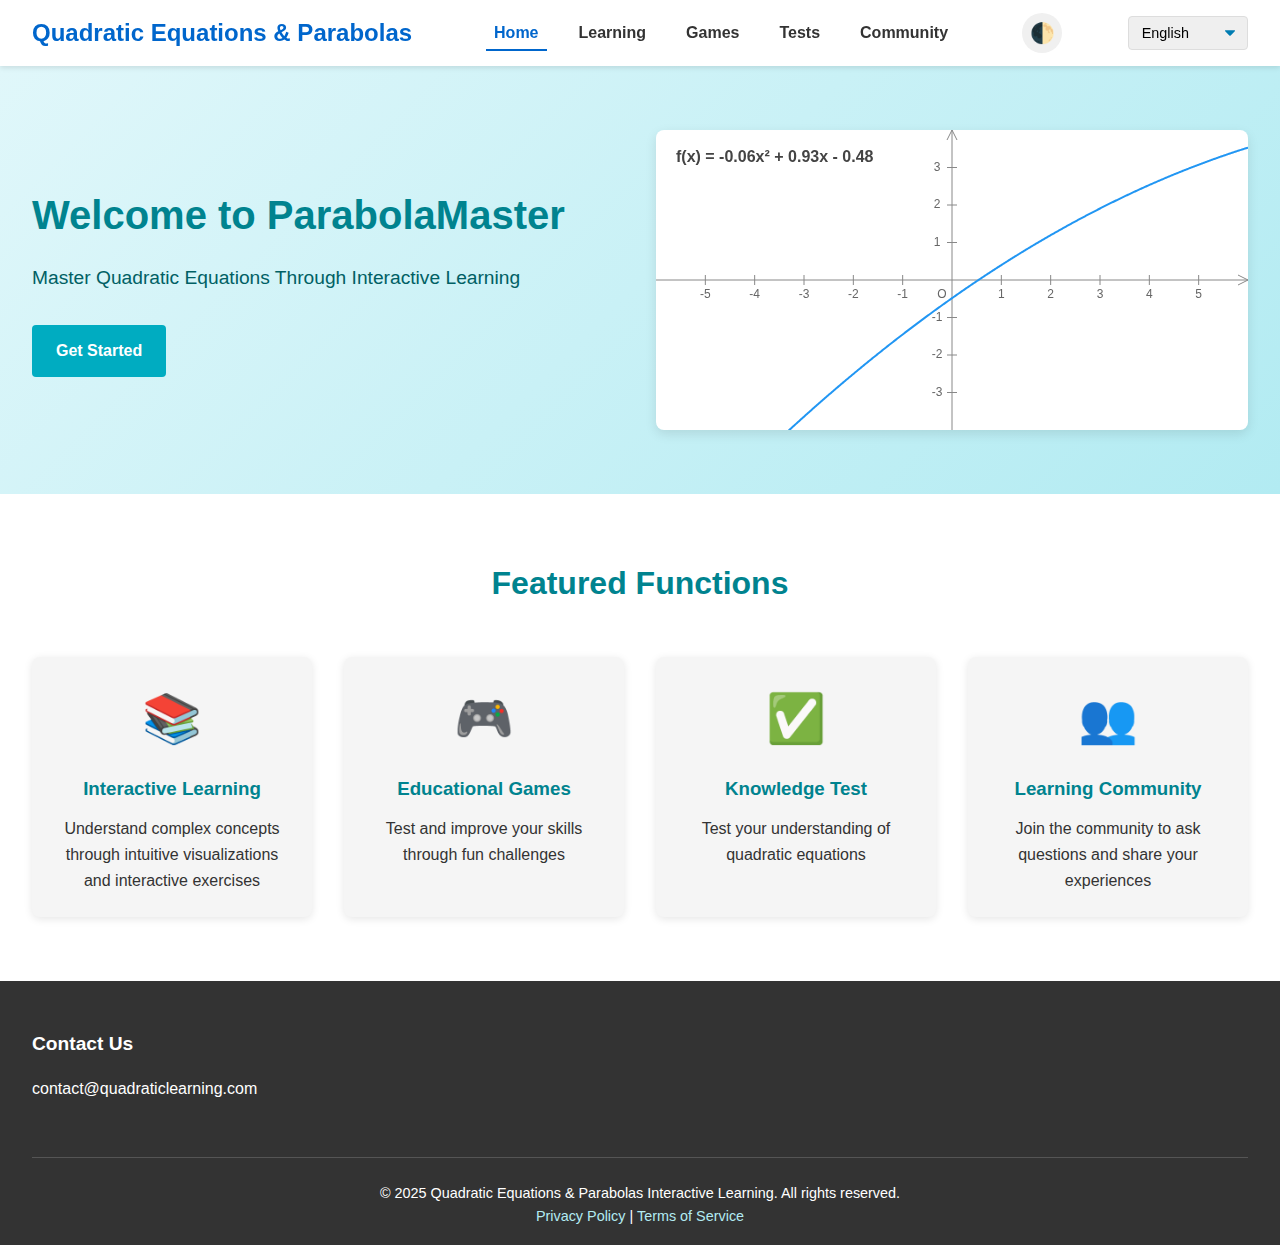
<file: index.html>
<!DOCTYPE html>
<html lang="en">
<head>
    <meta charset="UTF-8"> <!-- 推荐放在第一个 -->
    <meta name="viewport" content="width=device-width, initial-scale=1">
    <meta http-equiv="X-UA-Compatible" content="IE=edge">
    <title>Quadratic Equations & Parabolas Interactive Learning</title>
    <meta name="description" content="通过互动可视化和游戏，探索二次函数和抛物线的奇妙世界。">
    
    <!-- 样式优化：预加载主样式 & 无需使用 onload -->
    <link rel="preload" href="src/common/styles/main.css" as="style">
    <link rel="stylesheet" href="src/common/styles/main.css">
    <link rel="stylesheet" href="src/common/styles/dark-mode.css" media="(prefers-color-scheme: dark)">
    
    <!-- 主题色配置 -->
    <meta name="theme-color" media="(prefers-color-scheme: light)" content="#ffffff">
    <meta name="theme-color" media="(prefers-color-scheme: dark)" content="#000000">
</head>

<body>
    <header>
        <div class="logo">
            <h1>Quadratic Equations & Parabolas</h1>
        </div>

        <nav aria-label="Main Navigation">
            <ul>
                <li><a href="index.html" class="active">Home</a></li>
                <li><a href="src/learning/learning.html">Learn</a></li>
                <li><a href="src/game/game.html">Game</a></li>
                <li><a href="src/test/test.html">Test</a></li>
                <li><a href="src/community/community.html">Community</a></li>
            </ul>
        </nav>

        <!-- 暗黑模式按钮增加无障碍属性 -->
        <div class="dark-mode-toggle">
            <button id="dark-mode-btn" aria-label="Toggle dark mode">🌓</button>
        </div>

        <!-- 语言切换下拉框 -->
        <div class="language-selector">
            <label for="language" class="visually-hidden">Language</label>
            <select id="language" name="language">
                <option value="zh">中文</option>
                <option value="en">English</option>
            </select>
        </div>
    </header>

    <main>
        <section class="hero">
            <div class="hero-content">
                <h2>Learn Quadratic Equations through Fun and Interactive Games</h2>
                <p>Explore the fascinating world of quadratic equations and parabolas with interactive visualizations and games.</p>
                <a href="src/learning/learning.html" class="cta-button">Start Exploring Now</a>
            </div>
            <div class="hero-animation" aria-label="Quadratic animation area">
                <div id="animation-container"></div>
            </div>
        </section>

        <section class="features">
            <h2>Website Features</h2>
            <div class="feature-cards">
                <article class="feature-card">
                    <div class="feature-icon" aria-hidden="true">📚</div>
                    <h3>Interactive Learning</h3>
                    <p>Understand quadratic equations concepts visually and interactively.</p>
                </article>
                <article class="feature-card">
                    <div class="feature-icon" aria-hidden="true">🎮</div>
                    <h3>Fun Games</h3>
                    <p>Solidify your math knowledge through gamification.</p>
                </article>
                <article class="feature-card">
                    <div class="feature-icon" aria-hidden="true">✅</div>
                    <h3>Knowledge Test</h3>
                    <p>Test your understanding of quadratic equations.</p>
                </article>
                <article class="feature-card">
                    <div class="feature-icon" aria-hidden="true">👥</div>
                    <h3>Learning Community</h3>
                    <p>Discuss and exchange with other learners.</p>
                </article>
            </div>
        </section>
    </main>

    <footer>
        <div class="footer-content">
            <div class="footer-contact">
                <h3>Contact Us</h3>
                <p>Email: contact@quadraticlearning.com</p>
            </div>
        </div>
        <div class="footer-bottom">
            <p>© 2025 Quadratic Equations & Parabolas Interactive Learning. All rights reserved.</p>
            <p><a href="src/common/privacy.html">Privacy Policy</a> | <a href="src/common/terms.html">Terms of Use</a></p>
        </div>
    </footer>

    <!-- 建议使用 defer 避免阻塞渲染 -->
    <script src="src/index/scripts/main.js" defer></script>
    <script src="src/common/scripts/dark-mode.js" defer></script>
    <script src="src/common/scripts/animation.js" defer></script>
    <script src="src/common/scripts/i18n-app.js" defer></script>
</body>
</html>
</file>
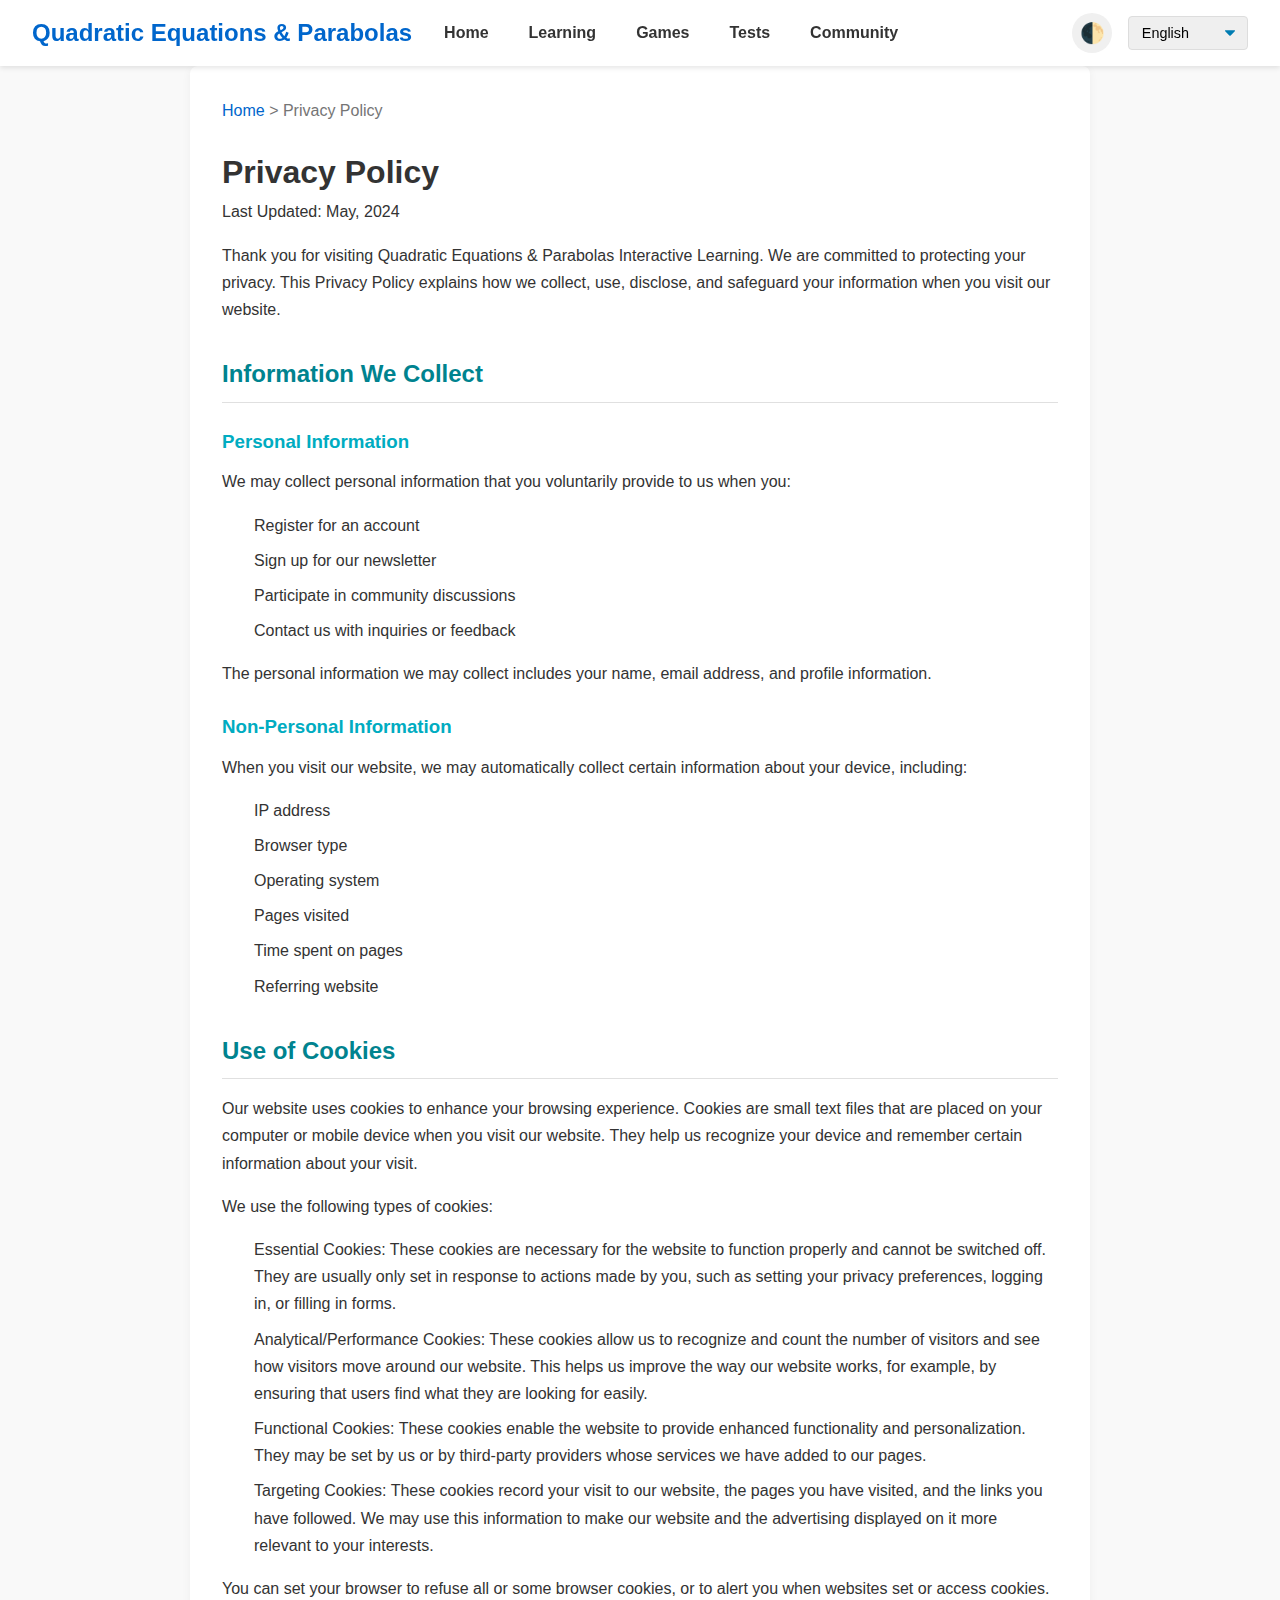
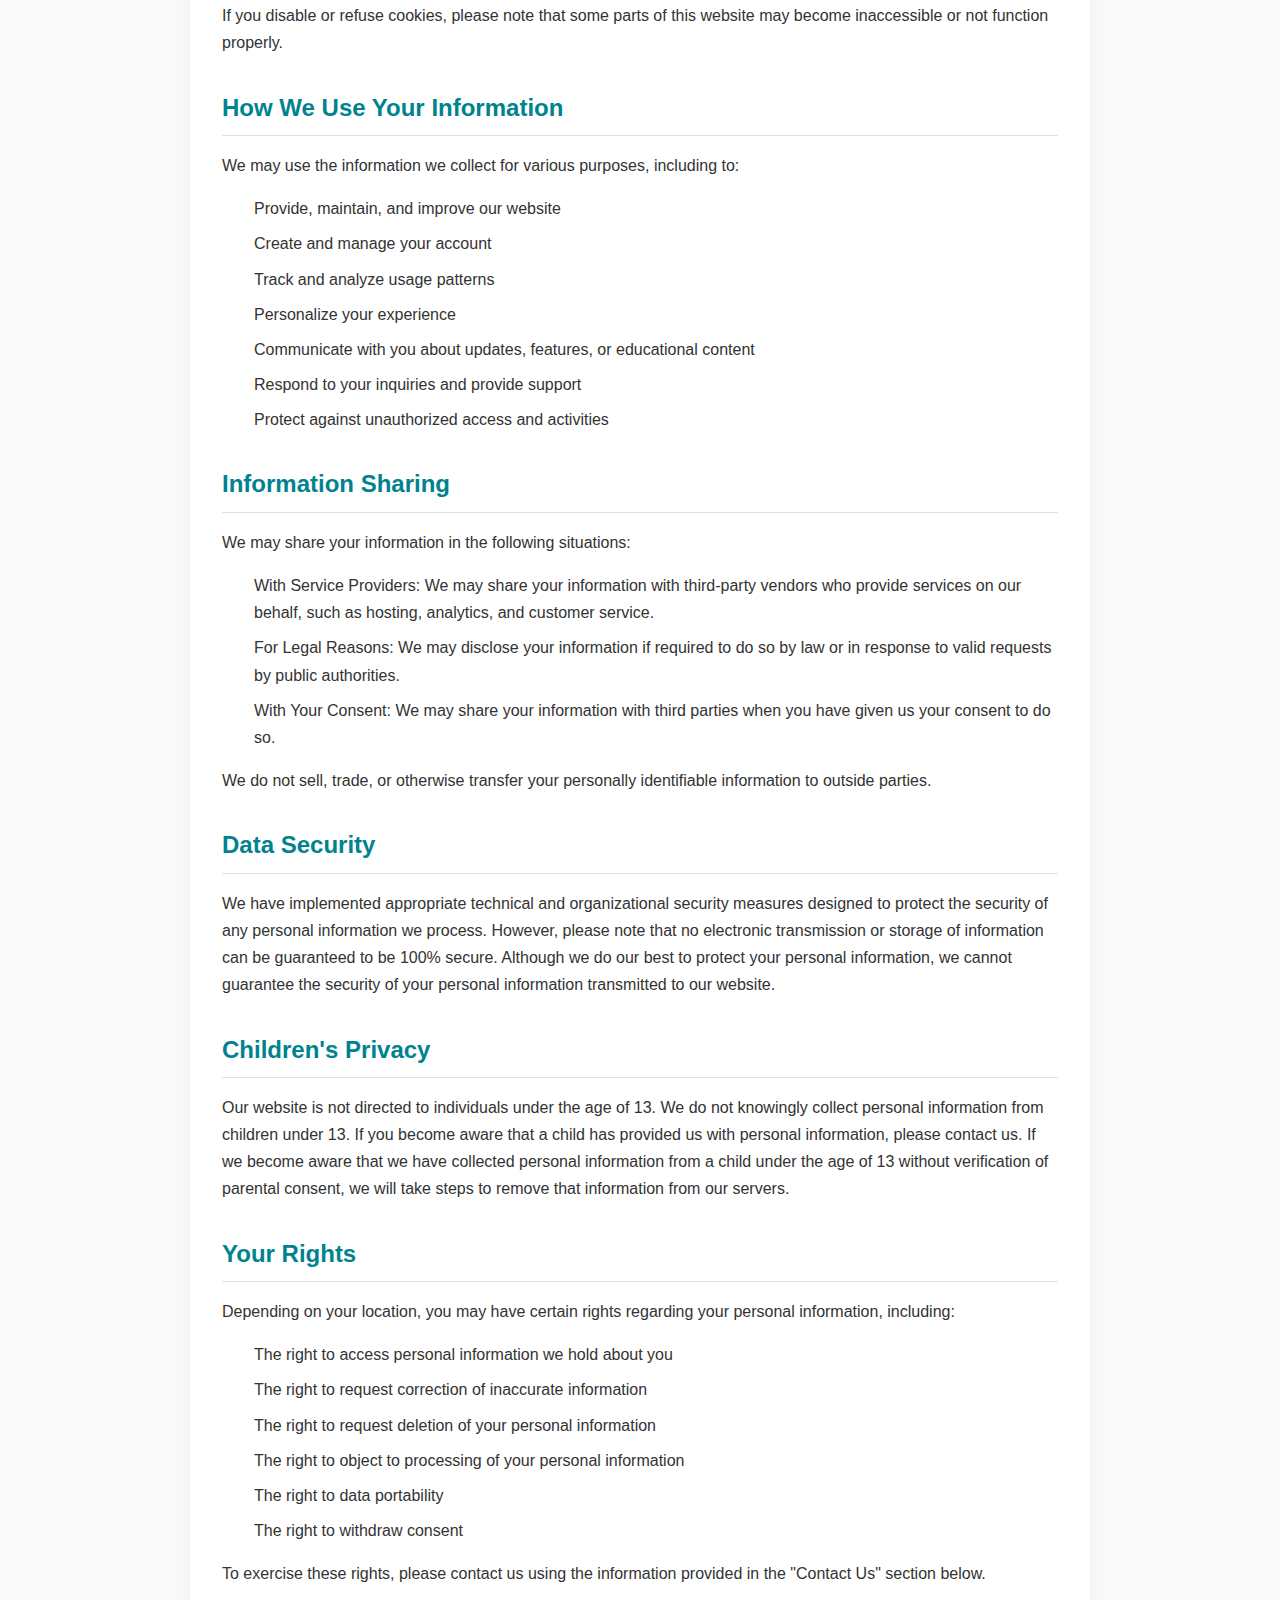
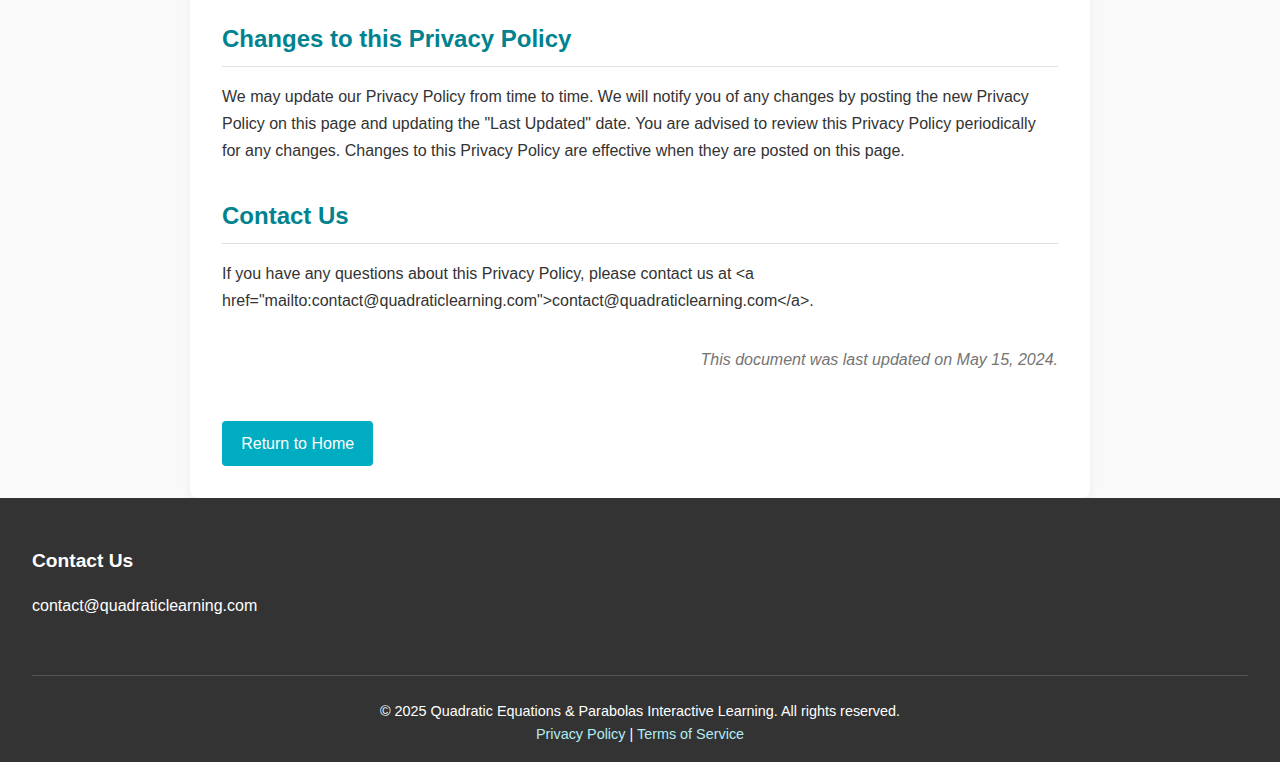
<file: src/common/privacy.html>
<!DOCTYPE html>
<html lang="en">
<head>
  <meta charset="UTF-8">
  <meta name="viewport" content="width=device-width, initial-scale=1">
  <meta http-equiv="X-UA-Compatible" content="IE=edge">
  <title data-i18n="privacy.pageTitle">Privacy Policy | Quadratic Equations & Parabolas Interactive Learning</title>
  <meta name="description" content="Our privacy policy explains how we collect, use, and protect your information when using our website.">

  <link rel="stylesheet" href="styles/main.css">
  <link rel="stylesheet" href="styles/dark-mode.css">

  <meta name="theme-color" media="(prefers-color-scheme: light)" content="#ffffff">
  <meta name="theme-color" media="(prefers-color-scheme: dark)" content="#000000">

  <style>
    .privacy-content {
      max-width: 900px;
      margin: 0 auto;
      padding: 2rem;
      background-color: var(--content-bg, #ffffff);
      border-radius: 8px;
      box-shadow: 0 2px 10px rgba(0, 0, 0, 0.05);
    }

    .privacy-content h2 {
      color: var(--heading-color, #00838f);
      margin-top: 2rem;
      margin-bottom: 1rem;
      padding-bottom: 0.5rem;
      border-bottom: 1px solid var(--border-color, #e0e0e0);
    }

    .privacy-content h3 {
      color: var(--subheading-color, #00acc1);
      margin-top: 1.5rem;
      margin-bottom: 0.75rem;
    }

    .privacy-content p, .privacy-content ul {
      margin-bottom: 1rem;
      line-height: 1.7;
    }

    .privacy-content ul {
      padding-left: 2rem;
    }

    .privacy-content ul li {
      margin-bottom: 0.5rem;
    }

    .privacy-content .last-updated {
      font-style: italic;
      color: var(--muted-text, #757575);
      margin-top: 2rem;
      text-align: right;
    }

    .return-link {
      display: inline-block;
      margin-top: 2rem;
      padding: 0.6rem 1.2rem;
      background-color: var(--primary-color, #00acc1);
      color: white;
      text-decoration: none;
      border-radius: 4px;
      transition: background-color 0.3s ease;
    }

    .return-link:hover {
      background-color: var(--primary-hover, #0097a7);
    }

    .breadcrumbs {
      margin-bottom: 1.5rem;
      color: var(--muted-text, #757575);
    }

    .breadcrumbs a {
      color: var(--link-color, #0066cc);
      text-decoration: none;
    }

    .breadcrumbs a:hover {
      text-decoration: underline;
    }
  </style>
</head>

<body>
  <header>
    <div class="logo">
      <a href="../../index.html">
        <h1>Quadratic Equations & Parabolas</h1>
      </a>
    </div>

    <nav aria-label="Main Navigation">
      <ul>
        <li><a href="../../index.html" data-i18n="nav.home">Home</a></li>
        <li><a href="../learning/learning.html" data-i18n="nav.learning">Learning</a></li>
        <li><a href="../game/game.html" data-i18n="nav.game">Games</a></li>
        <li><a href="../test/test.html" data-i18n="nav.test">Tests</a></li>
        <li><a href="../community/community.html" data-i18n="nav.community">Community</a></li>
      </ul>
    </nav>

    <div class="utility-buttons">
      <div class="dark-mode-toggle">
        <button id="dark-mode-btn" aria-label="Toggle dark mode" data-i18n="common.darkMode">🌓</button>
      </div>
      <div class="language-selector">
        <label for="language" class="visually-hidden" data-i18n="common.selectLanguage">Select Language</label>
        <select id="language" name="language" aria-label="Select language">
          <option value="en" data-i18n="common.english">English</option>
          <option value="zh" data-i18n="common.chinese">中文</option>
        </select>
      </div>
    </div>
  </header>

  <main>
    <section class="privacy-section">
      <div class="container">
        <div class="privacy-content">
          <div class="breadcrumbs">
            <a href="../../index.html" data-i18n="nav.home">Home</a> &gt; <span data-i18n="common.privacy">Privacy Policy</span>
          </div>

          <h1 data-i18n="privacy.title">Privacy Policy</h1>
          <p data-i18n="privacy.lastUpdated">Last Updated: May, 2024</p>
          
          <p data-i18n="privacy.introduction">
            Thank you for visiting Quadratic Equations & Parabolas Interactive Learning. We are committed to protecting your privacy. This Privacy Policy explains how we collect, use, disclose, and safeguard your information when you visit our website.
          </p>

          <h2 data-i18n="privacy.information.title">Information We Collect</h2>
          
          <h3 data-i18n="privacy.information.personal.title">Personal Information</h3>
          <p data-i18n="privacy.information.personal.text">We may collect personal information that you voluntarily provide to us when you:</p>
          <ul>
            <li data-i18n="privacy.information.personal.item1">Register for an account</li>
            <li data-i18n="privacy.information.personal.item2">Sign up for our newsletter</li>
            <li data-i18n="privacy.information.personal.item3">Participate in community discussions</li>
            <li data-i18n="privacy.information.personal.item4">Contact us with inquiries or feedback</li>
          </ul>
          <p data-i18n="privacy.information.personal.examples">The personal information we may collect includes your name, email address, and profile information.</p>
          
          <h3 data-i18n="privacy.information.nonpersonal.title">Non-Personal Information</h3>
          <p data-i18n="privacy.information.nonpersonal.text">When you visit our website, we may automatically collect certain information about your device, including:</p>
          <ul>
            <li data-i18n="privacy.information.nonpersonal.item1">IP address</li>
            <li data-i18n="privacy.information.nonpersonal.item2">Browser type</li>
            <li data-i18n="privacy.information.nonpersonal.item3">Operating system</li>
            <li data-i18n="privacy.information.nonpersonal.item4">Pages visited</li>
            <li data-i18n="privacy.information.nonpersonal.item5">Time spent on pages</li>
            <li data-i18n="privacy.information.nonpersonal.item6">Referring website</li>
          </ul>

          <h2 data-i18n="privacy.cookies.title">Use of Cookies</h2>
          <p data-i18n="privacy.cookies.text1">
            Our website uses cookies to enhance your browsing experience. Cookies are small text files that are placed on your computer or mobile device when you visit our website. They help us recognize your device and remember certain information about your visit.
          </p>
          <p data-i18n="privacy.cookies.text2">We use the following types of cookies:</p>
          <ul>
            <li data-i18n="privacy.cookies.type1">Essential Cookies: These cookies are necessary for the website to function properly and cannot be switched off. They are usually only set in response to actions made by you, such as setting your privacy preferences, logging in, or filling in forms.</li>
            <li data-i18n="privacy.cookies.type2">Analytical/Performance Cookies: These cookies allow us to recognize and count the number of visitors and see how visitors move around our website. This helps us improve the way our website works, for example, by ensuring that users find what they are looking for easily.</li>
            <li data-i18n="privacy.cookies.type3">Functional Cookies: These cookies enable the website to provide enhanced functionality and personalization. They may be set by us or by third-party providers whose services we have added to our pages.</li>
            <li data-i18n="privacy.cookies.type4">Targeting Cookies: These cookies record your visit to our website, the pages you have visited, and the links you have followed. We may use this information to make our website and the advertising displayed on it more relevant to your interests.</li>
          </ul>
          <p data-i18n="privacy.cookies.manage">You can set your browser to refuse all or some browser cookies, or to alert you when websites set or access cookies. If you disable or refuse cookies, please note that some parts of this website may become inaccessible or not function properly.</p>

          <h2 data-i18n="privacy.use.title">How We Use Your Information</h2>
          <p data-i18n="privacy.use.text">We may use the information we collect for various purposes, including to:</p>
          <ul>
            <li data-i18n="privacy.use.item1">Provide, maintain, and improve our website</li>
            <li data-i18n="privacy.use.item2">Create and manage your account</li>
            <li data-i18n="privacy.use.item3">Track and analyze usage patterns</li>
            <li data-i18n="privacy.use.item4">Personalize your experience</li>
            <li data-i18n="privacy.use.item5">Communicate with you about updates, features, or educational content</li>
            <li data-i18n="privacy.use.item6">Respond to your inquiries and provide support</li>
            <li data-i18n="privacy.use.item7">Protect against unauthorized access and activities</li>
          </ul>

          <h2 data-i18n="privacy.sharing.title">Information Sharing</h2>
          <p data-i18n="privacy.sharing.text">We may share your information in the following situations:</p>
          <ul>
            <li data-i18n="privacy.sharing.item1">With Service Providers: We may share your information with third-party vendors who provide services on our behalf, such as hosting, analytics, and customer service.</li>
            <li data-i18n="privacy.sharing.item2">For Legal Reasons: We may disclose your information if required to do so by law or in response to valid requests by public authorities.</li>
            <li data-i18n="privacy.sharing.item3">With Your Consent: We may share your information with third parties when you have given us your consent to do so.</li>
          </ul>
          <p data-i18n="privacy.sharing.notsell">We do not sell, trade, or otherwise transfer your personally identifiable information to outside parties.</p>

          <h2 data-i18n="privacy.security.title">Data Security</h2>
          <p data-i18n="privacy.security.text">
            We have implemented appropriate technical and organizational security measures designed to protect the security of any personal information we process. However, please note that no electronic transmission or storage of information can be guaranteed to be 100% secure. Although we do our best to protect your personal information, we cannot guarantee the security of your personal information transmitted to our website.
          </p>

          <h2 data-i18n="privacy.children.title">Children's Privacy</h2>
          <p data-i18n="privacy.children.text">
            Our website is not directed to individuals under the age of 13. We do not knowingly collect personal information from children under 13. If you become aware that a child has provided us with personal information, please contact us. If we become aware that we have collected personal information from a child under the age of 13 without verification of parental consent, we will take steps to remove that information from our servers.
          </p>

          <h2 data-i18n="privacy.rights.title">Your Rights</h2>
          <p data-i18n="privacy.rights.text">Depending on your location, you may have certain rights regarding your personal information, including:</p>
          <ul>
            <li data-i18n="privacy.rights.item1">The right to access personal information we hold about you</li>
            <li data-i18n="privacy.rights.item2">The right to request correction of inaccurate information</li>
            <li data-i18n="privacy.rights.item3">The right to request deletion of your personal information</li>
            <li data-i18n="privacy.rights.item4">The right to object to processing of your personal information</li>
            <li data-i18n="privacy.rights.item5">The right to data portability</li>
            <li data-i18n="privacy.rights.item6">The right to withdraw consent</li>
          </ul>
          <p data-i18n="privacy.rights.exercise">To exercise these rights, please contact us using the information provided in the "Contact Us" section below.</p>

          <h2 data-i18n="privacy.changes.title">Changes to this Privacy Policy</h2>
          <p data-i18n="privacy.changes.text">
            We may update our Privacy Policy from time to time. We will notify you of any changes by posting the new Privacy Policy on this page and updating the "Last Updated" date. You are advised to review this Privacy Policy periodically for any changes. Changes to this Privacy Policy are effective when they are posted on this page.
          </p>

          <h2 data-i18n="privacy.contact.title">Contact Us</h2>
          <p data-i18n="privacy.contact.text">
            If you have any questions about this Privacy Policy, please contact us at <a href="mailto:contact@quadraticlearning.com">contact@quadraticlearning.com</a>.
          </p>

          <p class="last-updated" data-i18n="privacy.footer">This document was last updated on May 15, 2024.</p>

          <a href="../../index.html" class="return-link" data-i18n="privacy.returnToHome">Return to Home</a>
        </div>
      </div>
    </section>
  </main>

  <footer>
    <div class="footer-content">
      <div class="footer-contact">
        <h3 data-i18n="common.contact">Contact Us</h3>
        <p data-i18n="common.email">Email: contact@quadraticlearning.com</p>
      </div>
    </div>
    <div class="footer-bottom">
      <p data-i18n="common.copyright">© 2025 Quadratic Equations & Parabolas Interactive Learning. All rights reserved.</p>
      <p><a href="privacy.html" class="active" data-i18n="common.privacy">Privacy Policy</a> | <a href="terms.html" data-i18n="common.terms">Terms of Use</a></p>
    </div>
  </footer>

  <script src="../common/scripts/i18n.js" defer></script>
  <script src="../common/scripts/i18n-app.js" defer></script>
  <script src="../common/scripts/dark-mode.js" defer></script>
  
  <script>
    document.addEventListener('DOMContentLoaded', function() {
      // Set active state for the Privacy Policy link in the footer
      const privacyLink = document.querySelector('footer a[href="privacy.html"]');
      if (privacyLink) {
        privacyLink.className = 'active';
      }
    });
  </script>
</body>
</html>
</file>
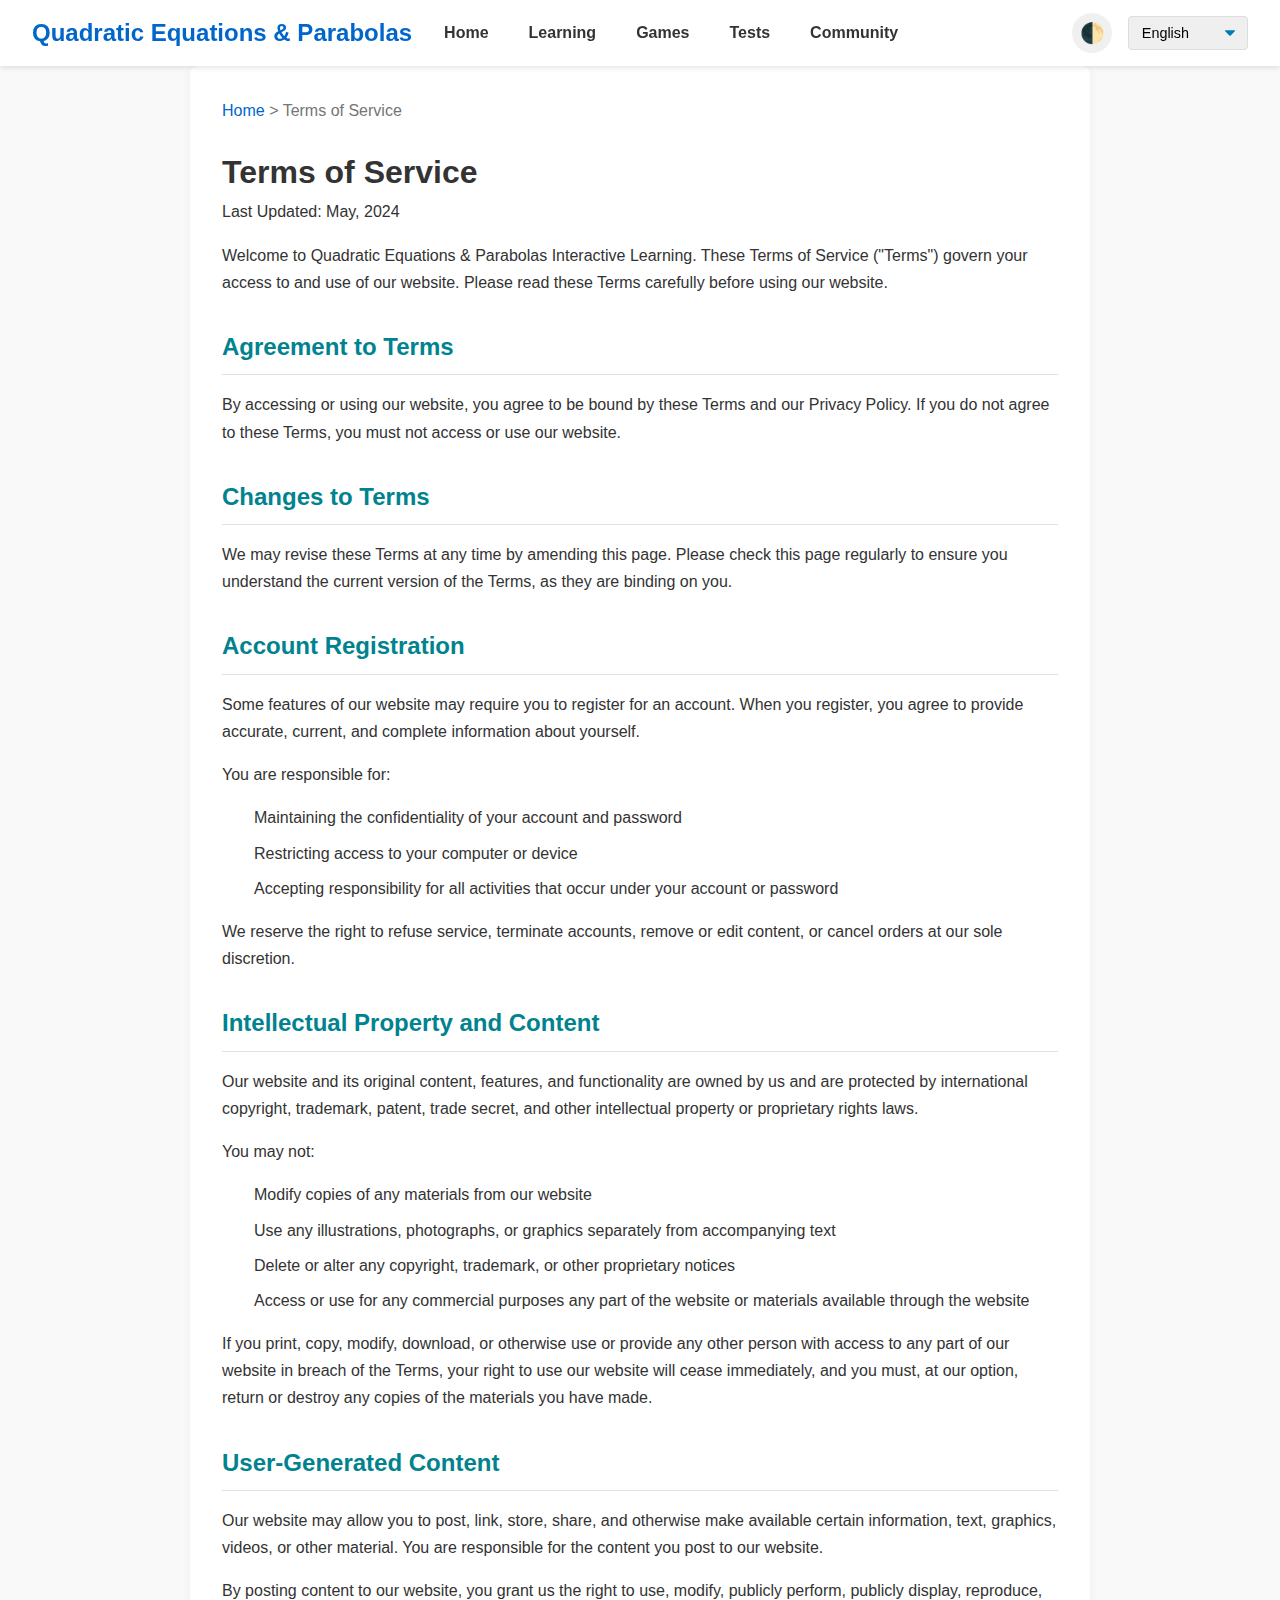
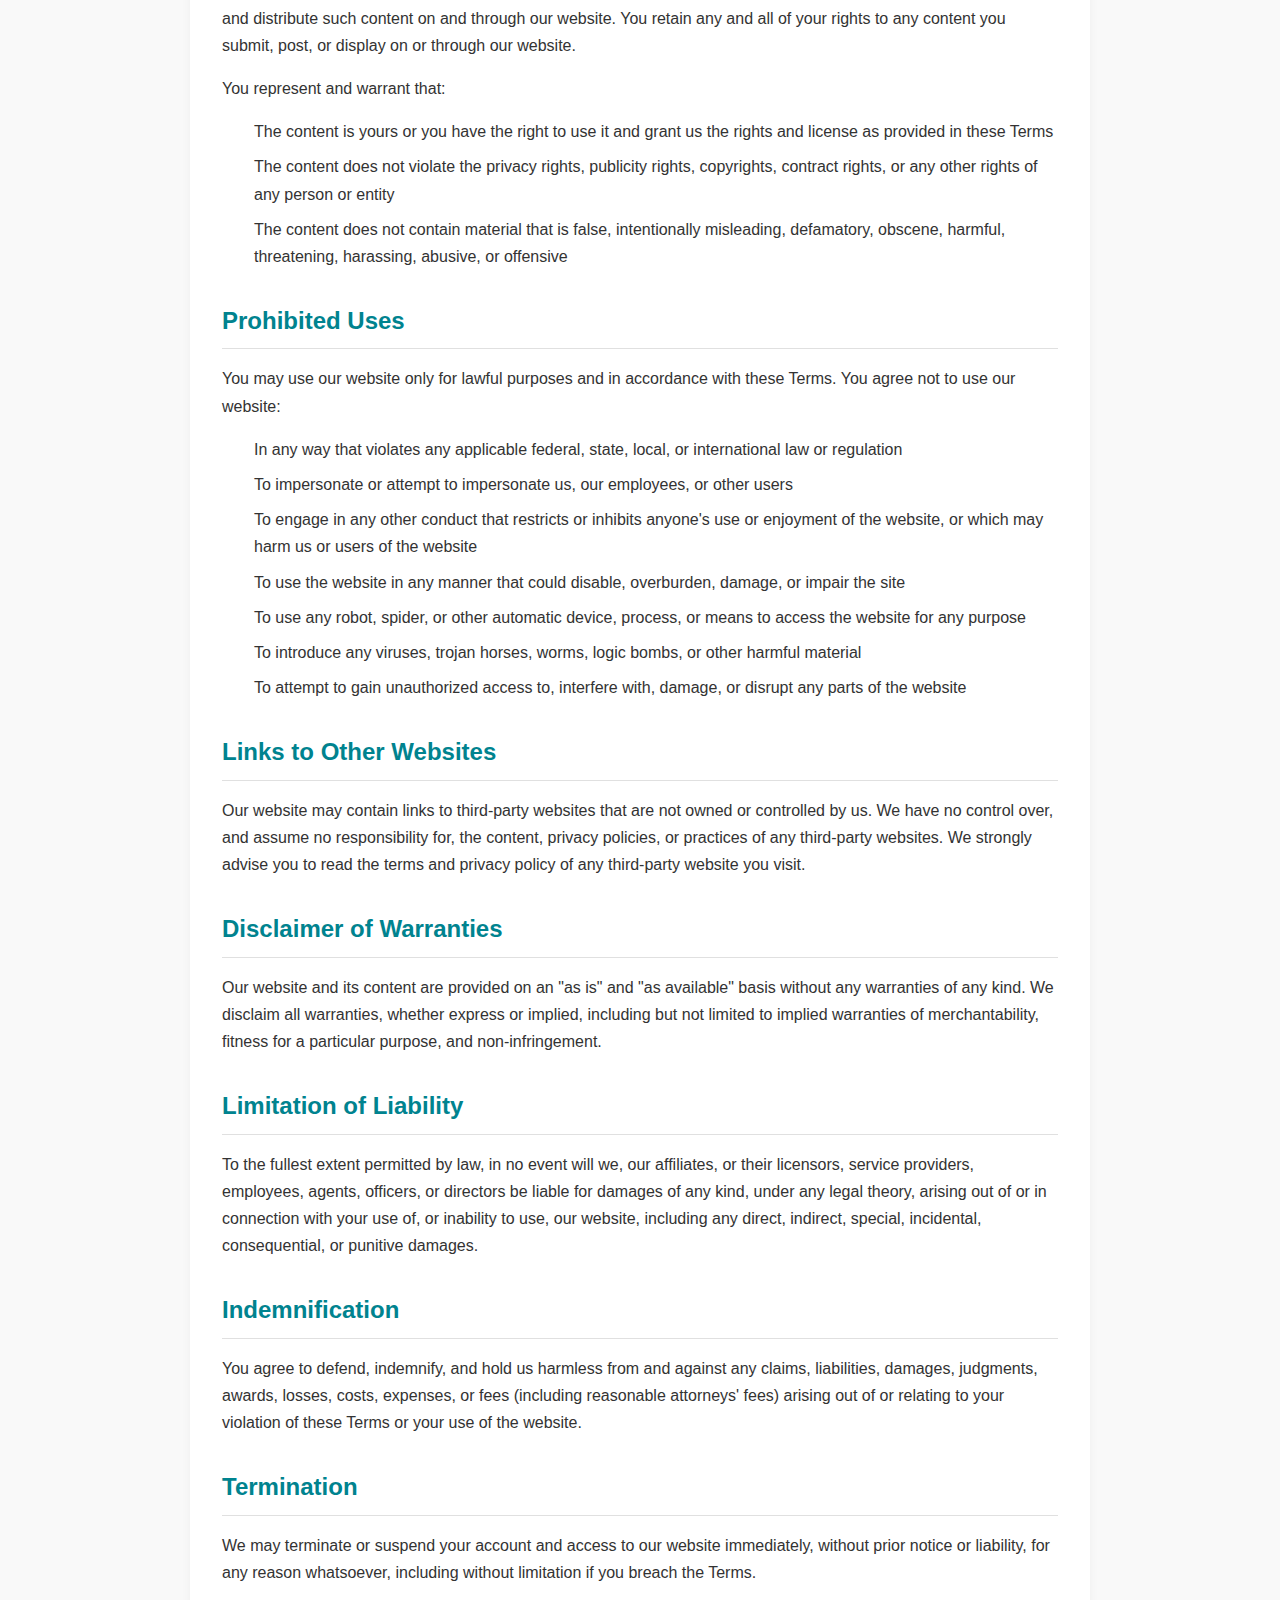
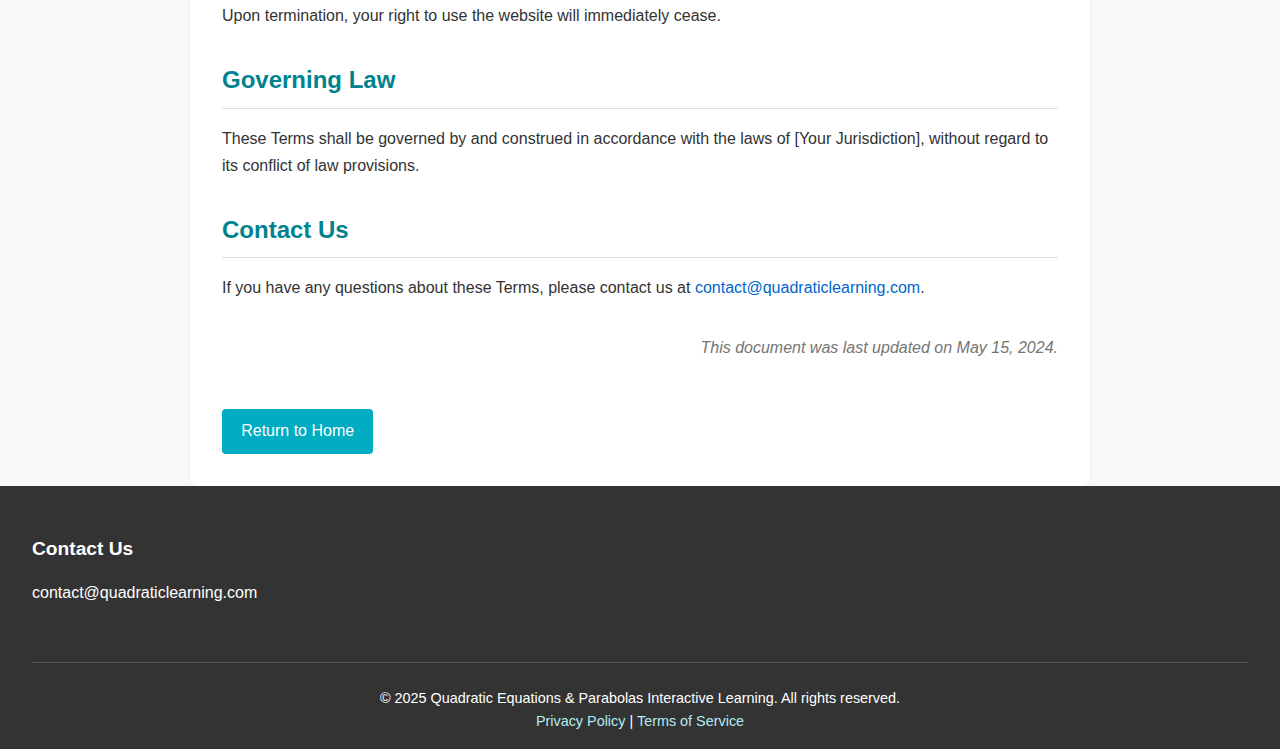
<file: src/common/terms.html>
<!DOCTYPE html>
<html lang="en">
<head>
  <meta charset="UTF-8">
  <meta name="viewport" content="width=device-width, initial-scale=1">
  <meta http-equiv="X-UA-Compatible" content="IE=edge">
  <title data-i18n="terms.pageTitle">Terms of Service | Quadratic Equations & Parabolas Interactive Learning</title>
  <meta name="description" content="Our terms of service outline the rules and guidelines for using our website.">

  <link rel="stylesheet" href="styles/main.css">
  <link rel="stylesheet" href="styles/dark-mode.css">

  <meta name="theme-color" media="(prefers-color-scheme: light)" content="#ffffff">
  <meta name="theme-color" media="(prefers-color-scheme: dark)" content="#000000">

  <style>
    .terms-content {
      max-width: 900px;
      margin: 0 auto;
      padding: 2rem;
      background-color: var(--content-bg, #ffffff);
      border-radius: 8px;
      box-shadow: 0 2px 10px rgba(0, 0, 0, 0.05);
    }

    .terms-content h2 {
      color: var(--heading-color, #00838f);
      margin-top: 2rem;
      margin-bottom: 1rem;
      padding-bottom: 0.5rem;
      border-bottom: 1px solid var(--border-color, #e0e0e0);
    }

    .terms-content h3 {
      color: var(--subheading-color, #00acc1);
      margin-top: 1.5rem;
      margin-bottom: 0.75rem;
    }

    .terms-content p, .terms-content ul {
      margin-bottom: 1rem;
      line-height: 1.7;
    }

    .terms-content ul {
      padding-left: 2rem;
    }

    .terms-content ul li {
      margin-bottom: 0.5rem;
    }

    .terms-content .last-updated {
      font-style: italic;
      color: var(--muted-text, #757575);
      margin-top: 2rem;
      text-align: right;
    }

    .return-link {
      display: inline-block;
      margin-top: 2rem;
      padding: 0.6rem 1.2rem;
      background-color: var(--primary-color, #00acc1);
      color: white;
      text-decoration: none;
      border-radius: 4px;
      transition: background-color 0.3s ease;
    }

    .return-link:hover {
      background-color: var(--primary-hover, #0097a7);
    }

    .breadcrumbs {
      margin-bottom: 1.5rem;
      color: var(--muted-text, #757575);
    }

    .breadcrumbs a {
      color: var(--link-color, #0066cc);
      text-decoration: none;
    }

    .breadcrumbs a:hover {
      text-decoration: underline;
    }
  </style>
</head>

<body>
  <header>
    <div class="logo">
      <a href="../../index.html">
        <h1>Quadratic Equations & Parabolas</h1>
      </a>
    </div>

    <nav aria-label="Main Navigation">
      <ul>
        <li><a href="../../index.html" data-i18n="nav.home">Home</a></li>
        <li><a href="../learning/learning.html" data-i18n="nav.learning">Learning</a></li>
        <li><a href="../game/game.html" data-i18n="nav.game">Games</a></li>
        <li><a href="../test/test.html" data-i18n="nav.test">Tests</a></li>
        <li><a href="../community/community.html" data-i18n="nav.community">Community</a></li>
      </ul>
    </nav>

    <div class="utility-buttons">
      <div class="dark-mode-toggle">
        <button id="dark-mode-btn" aria-label="Toggle dark mode" data-i18n="common.darkMode">🌓</button>
      </div>
      <div class="language-selector">
        <label for="language" class="visually-hidden" data-i18n="common.selectLanguage">Select Language</label>
        <select id="language" name="language" aria-label="Select language">
          <option value="en" data-i18n="common.english">English</option>
          <option value="zh" data-i18n="common.chinese">中文</option>
        </select>
      </div>
    </div>
  </header>

  <main>
    <section class="terms-section">
      <div class="container">
        <div class="terms-content">
          <div class="breadcrumbs">
            <a href="../../index.html" data-i18n="nav.home">Home</a> &gt; <span data-i18n="common.terms">Terms of Service</span>
          </div>

          <h1 data-i18n="terms.title">Terms of Service</h1>
          <p data-i18n="terms.lastUpdated">Last Updated: May, 2024</p>
          
          <p data-i18n="terms.introduction">
            Welcome to Quadratic Equations & Parabolas Interactive Learning. These Terms of Service ("Terms") govern your access to and use of our website. Please read these Terms carefully before using our website.
          </p>

          <h2 data-i18n="terms.agreement.title">Agreement to Terms</h2>
          <p data-i18n="terms.agreement.text">
            By accessing or using our website, you agree to be bound by these Terms and our Privacy Policy. If you do not agree to these Terms, you must not access or use our website.
          </p>

          <h2 data-i18n="terms.changes.title">Changes to Terms</h2>
          <p data-i18n="terms.changes.text">
            We may revise these Terms at any time by amending this page. Please check this page regularly to ensure you understand the current version of the Terms, as they are binding on you.
          </p>

          <h2 data-i18n="terms.account.title">Account Registration</h2>
          <p data-i18n="terms.account.text1">
            Some features of our website may require you to register for an account. When you register, you agree to provide accurate, current, and complete information about yourself.
          </p>
          <p data-i18n="terms.account.text2">
            You are responsible for:
          </p>
          <ul>
            <li data-i18n="terms.account.item1">Maintaining the confidentiality of your account and password</li>
            <li data-i18n="terms.account.item2">Restricting access to your computer or device</li>
            <li data-i18n="terms.account.item3">Accepting responsibility for all activities that occur under your account or password</li>
          </ul>
          <p data-i18n="terms.account.text3">
            We reserve the right to refuse service, terminate accounts, remove or edit content, or cancel orders at our sole discretion.
          </p>

          <h2 data-i18n="terms.content.title">Intellectual Property and Content</h2>
          <p data-i18n="terms.content.text1">
            Our website and its original content, features, and functionality are owned by us and are protected by international copyright, trademark, patent, trade secret, and other intellectual property or proprietary rights laws.
          </p>
          <p data-i18n="terms.content.text2">
            You may not:
          </p>
          <ul>
            <li data-i18n="terms.content.item1">Modify copies of any materials from our website</li>
            <li data-i18n="terms.content.item2">Use any illustrations, photographs, or graphics separately from accompanying text</li>
            <li data-i18n="terms.content.item3">Delete or alter any copyright, trademark, or other proprietary notices</li>
            <li data-i18n="terms.content.item4">Access or use for any commercial purposes any part of the website or materials available through the website</li>
          </ul>
          <p data-i18n="terms.content.text3">
            If you print, copy, modify, download, or otherwise use or provide any other person with access to any part of our website in breach of the Terms, your right to use our website will cease immediately, and you must, at our option, return or destroy any copies of the materials you have made.
          </p>

          <h2 data-i18n="terms.userContent.title">User-Generated Content</h2>
          <p data-i18n="terms.userContent.text1">
            Our website may allow you to post, link, store, share, and otherwise make available certain information, text, graphics, videos, or other material. You are responsible for the content you post to our website.
          </p>
          <p data-i18n="terms.userContent.text2">
            By posting content to our website, you grant us the right to use, modify, publicly perform, publicly display, reproduce, and distribute such content on and through our website. You retain any and all of your rights to any content you submit, post, or display on or through our website.
          </p>
          <p data-i18n="terms.userContent.text3">
            You represent and warrant that:
          </p>
          <ul>
            <li data-i18n="terms.userContent.item1">The content is yours or you have the right to use it and grant us the rights and license as provided in these Terms</li>
            <li data-i18n="terms.userContent.item2">The content does not violate the privacy rights, publicity rights, copyrights, contract rights, or any other rights of any person or entity</li>
            <li data-i18n="terms.userContent.item3">The content does not contain material that is false, intentionally misleading, defamatory, obscene, harmful, threatening, harassing, abusive, or offensive</li>
          </ul>

          <h2 data-i18n="terms.conduct.title">Prohibited Uses</h2>
          <p data-i18n="terms.conduct.text">
            You may use our website only for lawful purposes and in accordance with these Terms. You agree not to use our website:
          </p>
          <ul>
            <li data-i18n="terms.conduct.item1">In any way that violates any applicable federal, state, local, or international law or regulation</li>
            <li data-i18n="terms.conduct.item2">To impersonate or attempt to impersonate us, our employees, or other users</li>
            <li data-i18n="terms.conduct.item3">To engage in any other conduct that restricts or inhibits anyone's use or enjoyment of the website, or which may harm us or users of the website</li>
            <li data-i18n="terms.conduct.item4">To use the website in any manner that could disable, overburden, damage, or impair the site</li>
            <li data-i18n="terms.conduct.item5">To use any robot, spider, or other automatic device, process, or means to access the website for any purpose</li>
            <li data-i18n="terms.conduct.item6">To introduce any viruses, trojan horses, worms, logic bombs, or other harmful material</li>
            <li data-i18n="terms.conduct.item7">To attempt to gain unauthorized access to, interfere with, damage, or disrupt any parts of the website</li>
          </ul>

          <h2 data-i18n="terms.links.title">Links to Other Websites</h2>
          <p data-i18n="terms.links.text">
            Our website may contain links to third-party websites that are not owned or controlled by us. We have no control over, and assume no responsibility for, the content, privacy policies, or practices of any third-party websites. We strongly advise you to read the terms and privacy policy of any third-party website you visit.
          </p>

          <h2 data-i18n="terms.disclaimer.title">Disclaimer of Warranties</h2>
          <p data-i18n="terms.disclaimer.text">
            Our website and its content are provided on an "as is" and "as available" basis without any warranties of any kind. We disclaim all warranties, whether express or implied, including but not limited to implied warranties of merchantability, fitness for a particular purpose, and non-infringement.
          </p>

          <h2 data-i18n="terms.liability.title">Limitation of Liability</h2>
          <p data-i18n="terms.liability.text">
            To the fullest extent permitted by law, in no event will we, our affiliates, or their licensors, service providers, employees, agents, officers, or directors be liable for damages of any kind, under any legal theory, arising out of or in connection with your use of, or inability to use, our website, including any direct, indirect, special, incidental, consequential, or punitive damages.
          </p>

          <h2 data-i18n="terms.indemnification.title">Indemnification</h2>
          <p data-i18n="terms.indemnification.text">
            You agree to defend, indemnify, and hold us harmless from and against any claims, liabilities, damages, judgments, awards, losses, costs, expenses, or fees (including reasonable attorneys' fees) arising out of or relating to your violation of these Terms or your use of the website.
          </p>

          <h2 data-i18n="terms.termination.title">Termination</h2>
          <p data-i18n="terms.termination.text1">
            We may terminate or suspend your account and access to our website immediately, without prior notice or liability, for any reason whatsoever, including without limitation if you breach the Terms.
          </p>
          <p data-i18n="terms.termination.text2">
            Upon termination, your right to use the website will immediately cease.
          </p>

          <h2 data-i18n="terms.governing.title">Governing Law</h2>
          <p data-i18n="terms.governing.text">
            These Terms shall be governed by and construed in accordance with the laws of [Your Jurisdiction], without regard to its conflict of law provisions.
          </p>

          <h2 data-i18n="terms.contact.title">Contact Us</h2>
          <p>
            <span data-i18n="terms.contact.textPrefix">If you have any questions about these Terms, please contact us at</span>
            <a href="mailto:contact@quadraticlearning.com">contact@quadraticlearning.com</a><span data-i18n="terms.contact.textSuffix">.</span>
          </p>

          <p class="last-updated" data-i18n="terms.footer">This document was last updated on May 15, 2024.</p>

          <a href="../../index.html" class="return-link" data-i18n="terms.returnToHome">Return to Home</a>
        </div>
      </div>
    </section>
  </main>

  <footer>
    <div class="footer-content">
      <div class="footer-contact">
        <h3 data-i18n="common.contact">Contact Us</h3>
        <p data-i18n="common.email">Email: contact@quadraticlearning.com</p>
      </div>
    </div>
    <div class="footer-bottom">
      <p data-i18n="common.copyright">© 2025 Quadratic Equations & Parabolas Interactive Learning. All rights reserved.</p>
      <p><a href="privacy.html" data-i18n="common.privacy">Privacy Policy</a> | <a href="terms.html" class="active" data-i18n="common.terms">Terms of Use</a></p>
    </div>
  </footer>

  <script src="../common/scripts/i18n.js" defer></script>
  <script src="../common/scripts/dark-mode.js" defer></script>
  
  <script>
    document.addEventListener('DOMContentLoaded', function() {
      // Set active state for the Terms of Service link in the footer
      const termsLink = document.querySelector('footer a[href="terms.html"]');
      if (termsLink) {
        termsLink.classList.add('active'); // Corrected to use classList.add
      }
    });
  </script>
</body>
</html>
</file>
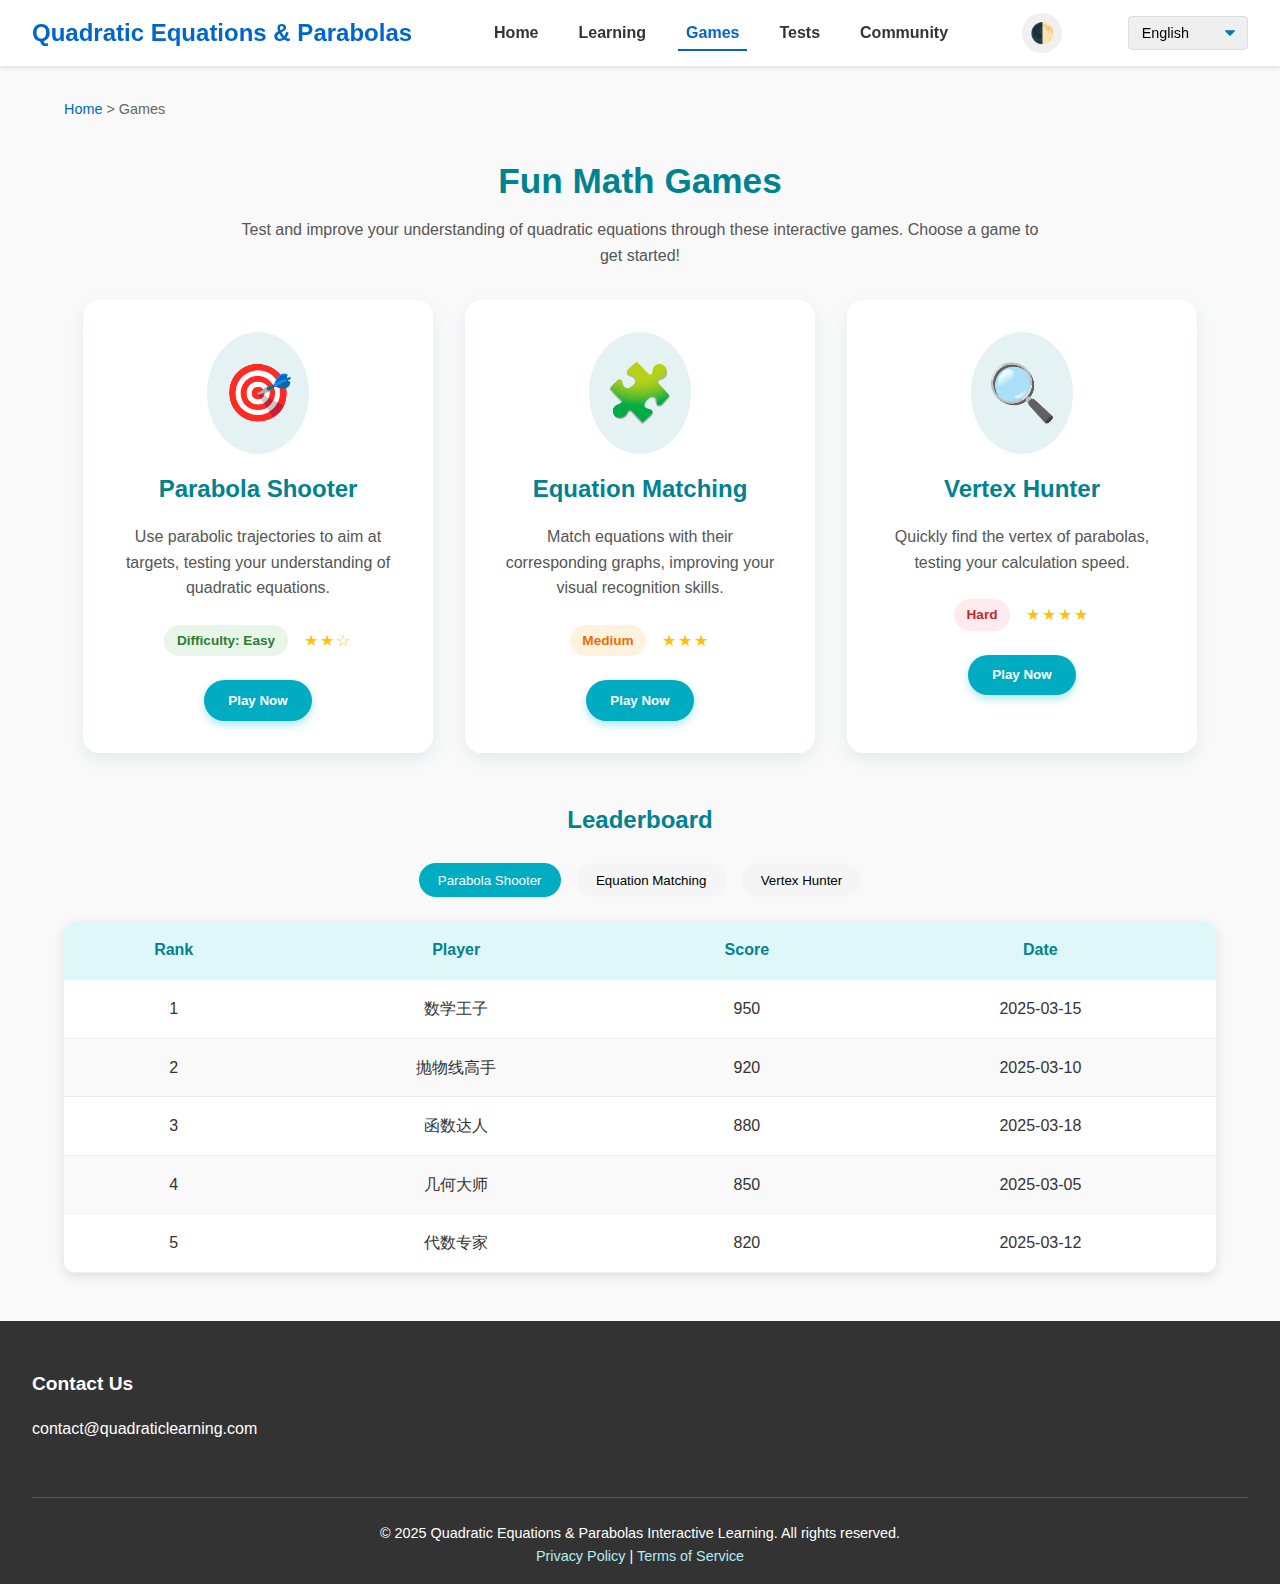
<file: src/game/game.html>
<!DOCTYPE html>
<html lang="en">
<head>
    <meta charset="UTF-8">
    <meta name="viewport" content="width=device-width, initial-scale=1.0">
    <title>Games - Quadratic Equations & Parabolas</title>
    <link rel="stylesheet" href="../common/styles/main.css">
    <link rel="stylesheet" href="../common/styles/dark-mode.css">
    <link rel="stylesheet" href="styles/game.css">
    <script src="../common/scripts/i18n.js" defer></script>
</head>
<body>
    <!-- 顶部导航栏 -->
    <header>
        <div class="logo">
            <h1 data-i18n="nav.home">Quadratic Equations & Parabolas</h1>
        </div>
        <nav>
            <ul>
                <li><a href="../../index.html" data-i18n="nav.home">Home</a></li>
                <li><a href="../learning/learning.html" data-i18n="nav.learning">Learning</a></li>
                <li><a href="game.html" class="active" data-i18n="nav.game">Games</a></li>
                <li><a href="../test/test.html" data-i18n="nav.test">Tests</a></li>
                <li><a href="../community/community.html" data-i18n="nav.community">Community</a></li>
            </ul>
        </nav>
        <!-- 暗黑模式切换 -->
        <div class="dark-mode-toggle">
            <button id="dark-mode-btn" data-i18n="common.darkMode">Toggle Dark Mode</button>
        </div>
        <!-- 语言切换 -->
        <div class="language-selector">
            <select id="language">
                <option value="en" data-i18n="common.english">English</option>
                <option value="zh" data-i18n="common.chinese">中文</option>
            </select>
        </div>
    </header>

    <!-- 主要内容区域 -->
    <main class="game-container">
        <!-- 导航面包屑 -->
        <div class="breadcrumb">
            <a href="../../index.html" data-i18n="nav.home">Home</a> > <span data-i18n="nav.game">Games</span>
        </div>

        <!-- 游戏选择区域 -->
        <section class="game-selection">
            <h2 data-i18n="game.title">Interactive Math Games</h2>
            <p class="section-description" data-i18n="game.description">Reinforce your understanding of quadratic equations and parabolas through these engaging games</p>
            
            <div class="game-cards">
                <div class="game-card" id="parabola-shooter">
                    <div class="game-icon">🎯</div>
                    <h3 data-i18n="game.parabolaShooter.title">Parabola Shooter</h3>
                    <p data-i18n="game.parabolaShooter.description">Adjust parabola parameters to hit targets</p>
                    <div class="game-difficulty">
                        <span class="difficulty easy" data-i18n="game.parabolaShooter.difficulty">Easy</span>
                        <span class="stars">★★☆</span>
                    </div>
                    <button class="play-btn" data-game="parabola-shooter" data-i18n="game.parabolaShooter.button">Play Now</button>
                </div>
                
                <div class="game-card" id="equation-matching">
                    <div class="game-icon">🧩</div>
                    <h3 data-i18n="game.equationMatching.title">Equation Matching</h3>
                    <p data-i18n="game.equationMatching.description">Match quadratic equations with their corresponding parabola graphs</p>
                    <div class="game-difficulty">
                        <span class="difficulty medium" data-i18n="test.difficulty.medium">Medium</span>
                        <span class="stars">★★★</span>
                    </div>
                    <button class="play-btn" data-game="equation-matching" data-i18n="game.equationMatching.button">Play Now</button>
                </div>
                
                <div class="game-card" id="vertex-hunter">
                    <div class="game-icon">🔍</div>
                    <h3 data-i18n="game.vertexHunter.title">Vertex Hunter</h3>
                    <p data-i18n="game.vertexHunter.description">Quickly identify the vertex coordinates of given quadratic functions</p>
                    <div class="game-difficulty">
                        <span class="difficulty hard" data-i18n="test.difficulty.hard">Hard</span>
                        <span class="stars">★★★★</span>
                    </div>
                    <button class="play-btn" data-game="vertex-hunter" data-i18n="game.vertexHunter.button">Play Now</button>
                </div>
            </div>
        </section>

        <!-- 游戏界面 -->
        <section class="game-area" id="game-area">
            <!-- 游戏控制面板 -->
            <div class="game-controls">
                <div class="control-header">
                    <h3 id="current-game-title">Parabola Shooter</h3>
                    <div class="score-display">
                        <span data-i18n="game.controls.score">Score: </span>
                        <span id="current-score">0</span>
                    </div>
                    <div class="timer">
                        <span data-i18n="game.controls.time">Time: </span>
                        <span id="timer-display">60</span> <span data-i18n="game.controls.seconds">seconds</span>
                    </div>
                </div>
                
                <div class="control-buttons">
                    <button id="restart-game" data-i18n="game.controls.restart">Restart</button>
                    <button id="back-to-selection" data-i18n="game.controls.back">Back to Selection</button>
                </div>
            </div>
            
            <!-- 抛物线射手游戏区 -->
            <div class="game-content" id="parabola-shooter-game">
                <div class="game-canvas-container" style="min-height: 400px; min-width: 600px; border: 1px solid #ddd; background-color: #f9f9f9;">
                    <canvas id="parabola-shooter-canvas" style="display: block; width: 100%; height: 100%; background-color: white;"></canvas>
                </div>
                
                <div class="game-panel">
                    <div class="game-instructions">
                        <h4>Instructions</h4>
                        <p data-i18n="game.parabolaShooter.instructions">Adjust the parabola parameters to make it pass through the target points. Gain 10 points for each hit.</p>
                    </div>
                    
                    <div class="game-controls-panel">
                        <div class="control-group">
                            <label>a: <span id="a-value">1</span></label>
                            <input type="range" id="a-slider" min="-3" max="3" step="0.1" value="1">
                        </div>
                        <div class="control-group">
                            <label>b: <span id="b-value">0</span></label>
                            <input type="range" id="b-slider" min="-5" max="5" step="0.1" value="0">
                        </div>
                        <div class="control-group">
                            <label>c: <span id="c-value">0</span></label>
                            <input type="range" id="c-slider" min="-5" max="5" step="0.1" value="0">
                        </div>
                        <button id="shoot-button">Shoot!</button>
                    </div>
                    
                    <div class="equation-display">
                        Current Equation: <span id="current-equation">f(x) = x²</span>
                    </div>
                </div>
            </div>
            
            <!-- 方程配对游戏区 -->
            <div class="game-content" id="equation-matching-game">
                <!-- 将在JavaScript中动态填充 -->
                <div class="matching-container">
                    <div class="equations-column">
                        <h4>Equations</h4>
                        <div class="equation-list" id="equation-list">
                            <!-- 方程列表将通过JavaScript动态生成 -->
                        </div>
                    </div>
                    
                    <div class="graphs-grid">
                        <h4>Graphs</h4>
                        <div class="graph-items" id="graph-grid">
                            <!-- 图像项目将通过JavaScript动态生成 -->
                        </div>
                    </div>
                </div>
            </div>
            
            <!-- 顶点猎人游戏区 -->
            <div class="game-content" id="vertex-hunter-game">
                <div class="vertex-hunter-container">
                    <div class="graph-display" style="min-height: 400px; min-width: 500px; border: 1px solid #ddd; background-color: #f9f9f9;">
                        <canvas id="vertex-hunter-canvas" style="display: block; width: 100%; height: 100%; background-color: white;"></canvas>
                    </div>
                    
                    <div class="vertex-input-area">
                        <div class="current-function">
                            <h4>Current Function:</h4>
                            <div id="vertex-hunter-equation" class="function-display">f(x) = x² + 2x + 1</div>
                        </div>
                        
                        <div class="vertex-input-form">
                            <div class="input-group">
                                <label for="vertex-x">Vertex x-coordinate:</label>
                                <input type="number" id="vertex-x" step="0.1">
                            </div>
                            <div class="input-group">
                                <label for="vertex-y">Vertex y-coordinate:</label>
                                <input type="number" id="vertex-y" step="0.1">
                            </div>
                            <button id="submit-vertex" data-i18n="game.controls.submit">Submit</button>
                        </div>
                        
                        <div class="feedback-message" id="vertex-feedback">
                            <!-- 将显示答案反馈 -->
                        </div>
                    </div>
                </div>
            </div>
        </section>
        
        <!-- 游戏结束弹窗 -->
        <div class="game-over-modal" id="game-over-modal">
            <div class="modal-content">
                <h2 data-i18n="game.controls.gameOver">Game Over</h2>
                <p><span data-i18n="game.controls.finalScore">Your final score is:</span> <span id="final-score">0</span></p>
                <div class="achievements">
                    <div class="achievement">
                        <span class="achievement-icon">🏆</span>
                        <span class="achievement-text" id="achievement-text">Math Expert!</span>
                    </div>
                </div>
                <div class="modal-buttons">
                    <button id="play-again" data-i18n="game.controls.tryAgain">Play Again</button>
                    <button id="choose-another-game" data-i18n="game.controls.mainMenu">Choose Another Game</button>
                </div>
            </div>
        </div>
        
        <!-- 排行榜区域 -->
        <section class="leaderboard">
            <h2 data-i18n="game.leaderboard.title">Leaderboard</h2>
            <div class="leaderboard-tabs">
                <button class="tab-btn active" data-game="parabola-shooter" data-i18n="game.parabolaShooter.title">Parabola Shooter</button>
                <button class="tab-btn" data-game="equation-matching" data-i18n="game.equationMatching.title">Equation Matching</button>
                <button class="tab-btn" data-game="vertex-hunter" data-i18n="game.vertexHunter.title">Vertex Hunter</button>
            </div>
            
            <div class="leaderboard-content">
                <table class="leaderboard-table">
                    <thead>
                        <tr>
                            <th data-i18n="game.leaderboard.rank">Rank</th>
                            <th data-i18n="game.leaderboard.player">Player</th>
                            <th data-i18n="game.leaderboard.score">Score</th>
                            <th data-i18n="game.leaderboard.date">Date</th>
                        </tr>
                    </thead>
                    <tbody id="leaderboard-data">
                        <!-- 示例数据，将通过JavaScript动态生成 -->
                        <tr>
                            <td>1</td>
                            <td>MathWizard</td>
                            <td>950</td>
                            <td>2025-03-15</td>
                        </tr>
                        <tr>
                            <td>2</td>
                            <td>ParabolaMaster</td>
                            <td>920</td>
                            <td>2025-03-10</td>
                        </tr>
                        <tr>
                            <td>3</td>
                            <td>FunctionExpert</td>
                            <td>880</td>
                            <td>2025-03-12</td>
                        </tr>
                        <tr>
                            <td>4</td>
                            <td>GraphGenius</td>
                            <td>850</td>
                            <td>2025-03-14</td>
                        </tr>
                        <tr>
                            <td>5</td>
                            <td>QuadraticQueen</td>
                            <td>820</td>
                            <td>2025-03-11</td>
                        </tr>
                    </tbody>
                </table>
            </div>
        </section>
    </main>

    <!-- 页脚 -->
    <footer>
        <div class="footer-content">
            <div class="footer-contact">
                <h3 data-i18n="common.contact">Contact Us</h3>
                <p data-i18n="common.email">Email: contact@quadraticlearning.com</p>
            </div>
        </div>
        <div class="footer-bottom">
            <p data-i18n="common.copyright">© 2025 Quadratic Equations & Parabolas Interactive Learning. All rights reserved.</p>
            <p><a href="../common/privacy.html" data-i18n="common.privacy">Privacy Policy</a> | <a href="../common/terms.html" data-i18n="common.terms">Terms of Use</a></p>
        </div>
    </footer>

    <!-- JavaScript 文件 -->
    <script src="../common/scripts/main.js"></script>
    <script src="../common/scripts/dark-mode.js"></script>
    <script src="scripts/game.js"></script>
</body>
</html>
</file>
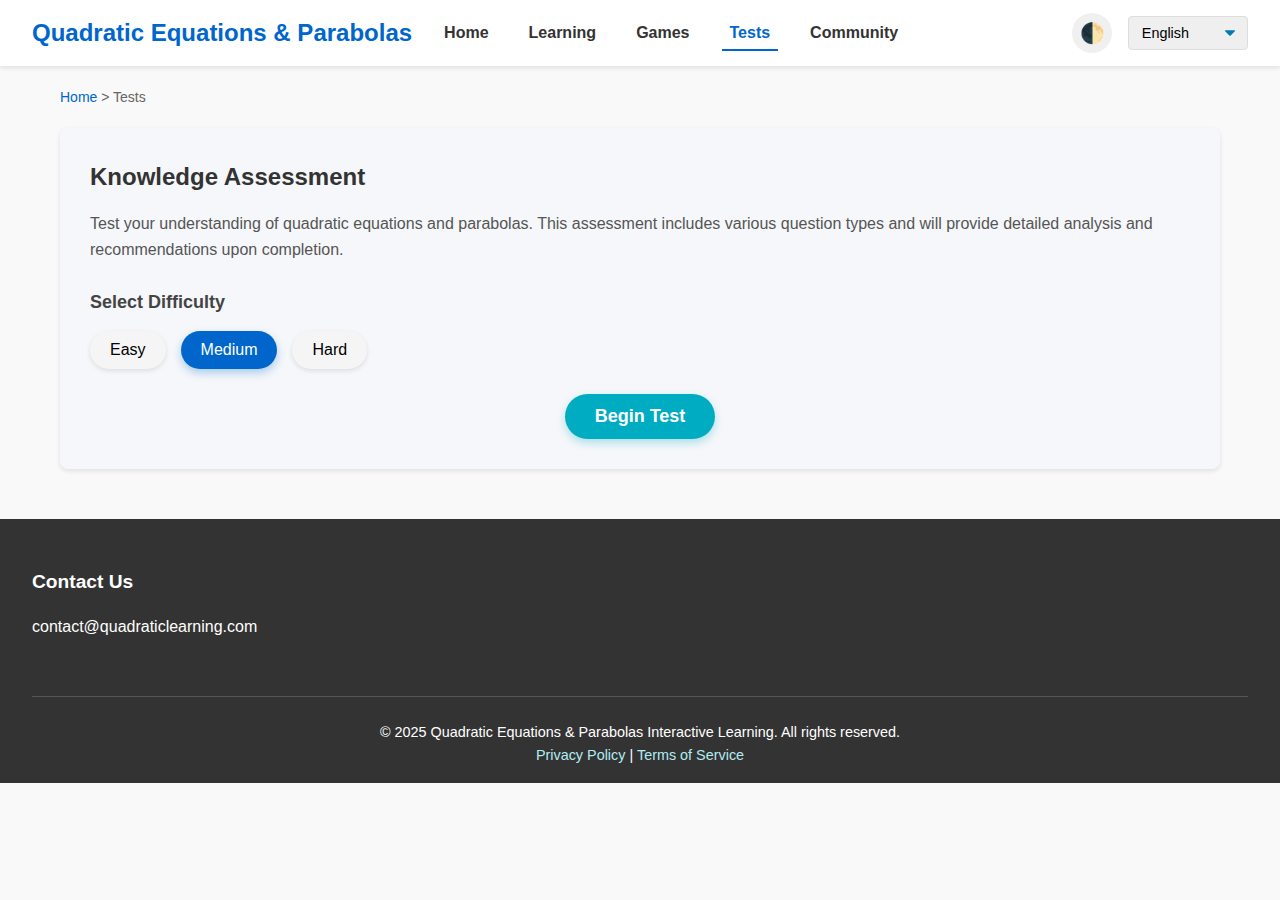
<file: src/test/test.html>
<!DOCTYPE html>
<html lang="en">
<head>
    <meta charset="UTF-8">
    <meta name="viewport" content="width=device-width, initial-scale=1.0">
    <title data-i18n="test.pageTitle">Tests - Quadratic Equations & Parabolas</title>
    <link rel="stylesheet" href="../common/styles/main.css">
    <link rel="stylesheet" href="../common/styles/dark-mode.css">
    <link rel="stylesheet" href="styles/test.css">
    <script src="../common/scripts/i18n.js" defer></script>
    <!-- 添加调试功能 -->
    <script>
        // 调试辅助函数
        window.debugTest = {
            // 显示当前测试状态
            showTestState: function() {
                if (typeof currentTest !== 'undefined') {
                    console.log('当前测试状态:', JSON.parse(JSON.stringify(currentTest)));
                } else {
                    console.log('当前测试状态不可用');
                }
            },
            // 显示所有题目数据
            showAllQuestions: function() {
                if (typeof testQuestions !== 'undefined') {
                    console.log('所有题目数据:', JSON.parse(JSON.stringify(testQuestions)));
                } else {
                    console.log('题目数据不可用');
                }
            },
            // 手动触发翻译
            triggerTranslation: function() {
                if (typeof translateTestQuestions === 'function') {
                    console.log('手动触发题目翻译');
                    translateTestQuestions();
                    // 如果有当前问题，重新显示
                    if (typeof currentTest !== 'undefined' && 
                        currentTest.questions && 
                        currentTest.questions.length > 0 &&
                        typeof showQuestion === 'function') {
                        showQuestion(currentTest.currentQuestionIndex);
                    }
                } else {
                    console.log('翻译函数不可用');
                }
            },
            // 获取当前语言
            getCurrentLanguage: function() {
                const langSelect = document.getElementById('language');
                if (langSelect) {
                    console.log('当前语言:', langSelect.value);
                    return langSelect.value;
                }
                console.log('无法获取当前语言');
                return null;
            },
            // 切换语言
            switchLanguage: function(lang) {
                const langSelect = document.getElementById('language');
                if (langSelect && (lang === 'en' || lang === 'zh')) {
                    langSelect.value = lang;
                    // 触发change事件
                    const event = new Event('change');
                    langSelect.dispatchEvent(event);
                    console.log('语言已切换到:', lang);
                } else {
                    console.log('无法切换语言，请指定 "en" 或 "zh"');
                }
            }
        };
    </script>
</head>
<body>
    <!-- 顶部导航栏 -->
    <header>
        <div class="logo">
            <a href="../../index.html">
                <h1>Quadratic Equations & Parabolas</h1>
            </a>
        </div>
        <nav>
            <ul>
                <li><a href="../../index.html" data-i18n="nav.home">Home</a></li>
                <li><a href="../learning/learning.html" data-i18n="nav.learning">Learning</a></li>
                <li><a href="../game/game.html" data-i18n="nav.game">Games</a></li>
                <li><a href="test.html" class="active" data-i18n="nav.test">Tests</a></li>
                <li><a href="../community/community.html" data-i18n="nav.community">Community</a></li>
            </ul>
        </nav>
        
        <div class="utility-buttons">
            <!-- 暗黑模式切换 -->
            <div class="dark-mode-toggle">
                <button id="dark-mode-btn" data-i18n="common.darkMode" aria-label="Toggle dark mode">🌓</button>
            </div>
            <!-- 语言切换 -->
            <div class="language-selector">
                <label for="language" class="visually-hidden" data-i18n="common.selectLanguage">Select Language</label>
                <select id="language" aria-label="Select language">
                    <option value="en" data-i18n="common.english">English</option>
                    <option value="zh" data-i18n="common.chinese">中文</option>
                </select>
            </div>
        </div>
    </header>

    <!-- 主要内容区域 -->
    <main class="test-container">
        <!-- 导航面包屑 -->
        <div class="breadcrumb">
            <a href="../../index.html" data-i18n="nav.home">Home</a> > <span data-i18n="nav.test">Tests</span>
        </div>
        
        <!-- 测试介绍 -->
        <section class="test-intro">
            <h2 data-i18n="test.intro.title">Knowledge Assessment</h2>
            <p data-i18n="test.intro.description">Test your understanding of quadratic equations and parabolas. This assessment includes various question types and will provide detailed analysis and recommendations upon completion.</p>
            
            <div class="difficulty-selection">
                <h3 data-i18n="test.difficulty.title">Select Difficulty</h3>
                <div class="difficulty-buttons">
                    <button class="difficulty-btn" data-difficulty="easy">
                        <span data-i18n="test.difficulty.easy">Easy</span>
                    </button>
                    <button class="difficulty-btn" data-difficulty="medium">
                        <span data-i18n="test.difficulty.medium">Medium</span>
                    </button>
                    <button class="difficulty-btn" data-difficulty="hard">
                        <span data-i18n="test.difficulty.hard">Hard</span>
                    </button>
                </div>
            </div>
            
            <div class="start-test-container">
                <button id="start-test-btn" data-i18n="test.start">Begin Test</button>
            </div>
        </section>
        
        <!-- 测试区域 -->
        <section class="test-area" id="test-area">
            <!-- 测试头部 -->
            <div class="test-header">
                <div class="test-info">
                    <span class="question-counter"><span data-i18n="test.interface.question">Question</span> <span id="current-question">1</span> <span data-i18n="test.interface.of">/</span> <span id="total-questions">10</span></span>
                    <span class="difficulty-badge" id="test-difficulty"></span>
                </div>
                <div class="test-timer">
                    <span data-i18n="test.interface.timeRemaining">Time remaining</span>: <span id="timer">20:00</span>
                </div>
            </div>
            
            <!-- 测试内容 -->
            <div class="test-content">
                <div class="question-container" id="question-container">
                    <!-- 问题将通过JavaScript动态插入 -->
                </div>
                
                <!-- 导航按钮 -->
                <div class="test-navigation">
                    <button id="prev-question" disabled data-i18n="test.interface.previous">Previous</button>
                    <button id="next-question" data-i18n="test.interface.next">Next</button>
                    <button id="submit-test" style="display: none;" data-i18n="test.interface.submit">Submit Test</button>
                    <button id="restart-test" data-i18n="test.interface.restart">Restart Test</button>
                </div>
            </div>
            
            <!-- 问题导航 -->
            <div class="question-navigation">
                <h3 data-i18n="test.interface.questionNavigation">Question Navigation</h3>
                <div class="question-dots" id="question-dots">
                    <!-- 问题导航点将通过JavaScript动态生成 -->
                </div>
            </div>
        </section>
        
        <!-- 测试结果 -->
        <section class="test-results" id="test-results">
            <h2 data-i18n="test.results.title">Test Results</h2>
            
            <div class="results-summary">
                <div class="score-display">
                    <div class="score-circle">
                        <span id="score-percentage">85%</span>
                    </div>
                    <div class="score-details">
                        <p><span data-i18n="test.results.score">Score</span>: <span id="score-value">17</span> / <span id="total-score">20</span></p>
                        <p><span data-i18n="test.results.timeUsed">Time used</span>: <span id="time-used">15:30</span></p>
                    </div>
                </div>
                
                <div class="performance-summary">
                    <h3 data-i18n="test.results.performanceSummary">Performance Summary</h3>
                    <p id="performance-text">You have a good understanding of quadratic equations and parabolas! You excelled in graph transformations, but there's room for improvement in equation solving.</p>
                </div>
            </div>
            
            <div class="results-details">
                <h3 data-i18n="test.results.detailedAnalysis">Detailed Analysis</h3>
                
                <table class="results-table">
                    <thead>
                        <tr>
                            <th data-i18n="test.results.questionNumber">Q#</th>
                            <th data-i18n="test.results.type">Type</th>
                            <th data-i18n="test.results.difficulty">Difficulty</th>
                            <th data-i18n="test.results.result">Result</th>
                            <th data-i18n="test.results.explanation">Explanation</th>
                        </tr>
                    </thead>
                    <tbody id="results-table-body">
                        <!-- 结果表格将通过JavaScript动态生成 -->
                    </tbody>
                </table>
                
                <div class="topic-breakdown">
                    <h3 data-i18n="test.results.knowledgeMastery">Knowledge Mastery</h3>
                    <div class="topic-bars">
                        <div class="topic-bar">
                            <div class="topic-name" data-i18n="test.results.topics.basicConcepts">Basic Concepts</div>
                            <div class="progress-container">
                                <div class="progress-bar" style="width: 90%;">90%</div>
                            </div>
                        </div>
                        <div class="topic-bar">
                            <div class="topic-name" data-i18n="test.results.topics.graphTransformations">Graph Transformations</div>
                            <div class="progress-container">
                                <div class="progress-bar" style="width: 85%;">85%</div>
                            </div>
                        </div>
                        <div class="topic-bar">
                            <div class="topic-name" data-i18n="test.results.topics.equationSolving">Equation Solving</div>
                            <div class="progress-container">
                                <div class="progress-bar" style="width: 70%;">70%</div>
                            </div>
                        </div>
                        <div class="topic-bar">
                            <div class="topic-name" data-i18n="test.results.topics.appliedProblems">Applied Problems</div>
                            <div class="progress-container">
                                <div class="progress-bar" style="width: 75%;">75%</div>
                            </div>
                        </div>
                    </div>
                </div>
            </div>
            
            <div class="recommendations">
                <h3 data-i18n="test.results.recommendations">Learning Recommendations</h3>
                <ul id="recommendations-list">
                    <li>Review methods for solving quadratic equations, especially using the discriminant.</li>
                    <li>Practice more applied problems to improve problem-solving skills.</li>
                    <li>Continue strengthening your knowledge of graph transformations, which is your strong point.</li>
                </ul>
            </div>
            
            <div class="action-buttons">
                <button id="review-test" data-i18n="test.results.reviewTest">Review Questions & Answers</button>
                <button id="retry-test" data-i18n="test.results.retryTest">Retake Test</button>
                <button id="share-results" data-i18n="test.results.shareResults">Share Results</button>
            </div>
        </section>
        
        <!-- 题目模板（不显示，仅作为参考使用） -->
        <template id="question-templates">
            <!-- 选择题模板 -->
            <div class="question multiple-choice" data-type="multiple-choice">
                <h3 class="question-title">Which of the following is the vertex coordinate of the quadratic function f(x) = x² - 4x + 3?</h3>
                <div class="question-options">
                    <div class="option">
                        <input type="radio" id="q1_a" name="q1" value="A">
                        <label for="q1_a">A. (2, -1)</label>
                    </div>
                    <div class="option">
                        <input type="radio" id="q1_b" name="q1" value="B">
                        <label for="q1_b">B. (2, 1)</label>
                    </div>
                    <div class="option">
                        <input type="radio" id="q1_c" name="q1" value="C">
                        <label for="q1_c">C. (-2, 1)</label>
                    </div>
                    <div class="option">
                        <input type="radio" id="q1_d" name="q1" value="D">
                        <label for="q1_d">D. (-2, -1)</label>
                    </div>
                </div>
            </div>
            
            <!-- 填空题模板 -->
            <div class="question fill-in-blank" data-type="fill-in-blank">
                <h3 class="question-title">The vertex coordinates of the quadratic function f(x) = 2x² - 8x + 9 are (______, ______).</h3>
                <div class="blank-inputs">
                    <input type="number" step="0.1" placeholder="x-coordinate">
                    <input type="number" step="0.1" placeholder="y-coordinate">
                </div>
            </div>
            
            <!-- 图像题模板 -->
            <div class="question graph-question" data-type="graph-question">
                <h3 class="question-title">Based on the parabola shown below, write the corresponding quadratic function expression.</h3>
                <div class="question-image">
                    <img src="../assets/images/test/test-parabola.jpg" alt="Parabola graph">
                </div>
                <div class="equation-input">
                    <span>f(x) = </span>
                    <input type="number" step="0.1" placeholder="a"> x² + 
                    <input type="number" step="0.1" placeholder="b"> x + 
                    <input type="number" step="0.1" placeholder="c">
                </div>
            </div>
        </template>
    </main>

    <!-- 页脚 -->
    <footer>
        <div class="footer-content">
            <div class="footer-contact">
                <h3 data-i18n="common.contact">Contact Us</h3>
                <p data-i18n="common.email">Email: contact@quadraticlearning.com</p>
            </div>
        </div>
        <div class="footer-bottom">
            <p data-i18n="common.copyright">© 2025 Quadratic Equations & Parabolas Interactive Learning. All rights reserved.</p>
            <p><a href="../common/privacy.html" data-i18n="common.privacy">Privacy Policy</a> | <a href="../common/terms.html" data-i18n="common.terms">Terms of Use</a></p>
        </div>
    </footer>

    <!-- JavaScript 文件 -->
    <script src="../common/scripts/main.js"></script>
    <script src="../common/scripts/dark-mode.js"></script>
    <script src="scripts/test.js"></script>
    <!-- i18n 脚本已在head中加载 -->
</body>
</html>
</file>
<file: src/common/styles/main.css>
/* 重置和基础样式 */
* {
    margin: 0;
    padding: 0;
    box-sizing: border-box;
}

body {
    font-family: 'Arial', '微软雅黑', sans-serif;
    line-height: 1.6;
    color: #333;
    background-color: #f9f9f9;
}

a {
    text-decoration: none;
    color: #0066cc;
}

ul {
    list-style: none;
}

/* 容器和布局 */
.container {
    width: 90%;
    max-width: 1200px;
    margin: 0 auto;
    padding: 0 15px;
}

/* 顶部导航栏 */
header {
    background-color: #fff;
    box-shadow: 0 2px 5px rgba(0, 0, 0, 0.1);
    padding: 0.8rem 2rem;
    position: sticky;
    top: 0;
    z-index: 100;
    display: flex;
    justify-content: space-between;
    align-items: center;
    flex-wrap: wrap;
}

.logo h1 {
    font-size: 1.5rem;
    color: #0066cc;
}

.logo a {
    text-decoration: none;
}

.logo a:hover {
    text-decoration: none;
}

nav ul {
    display: flex;
}

nav ul li {
    margin-left: 1.5rem;
}

nav ul li a {
    color: #333;
    padding: 0.5rem;
    font-weight: 600;
    transition: all 0.3s ease;
}

nav ul li a:hover, 
nav ul li a.active {
    color: #0066cc;
    border-bottom: 2px solid #0066cc;
}

/* 暗黑模式切换按钮和语言选择器的公共容器 */
.utility-buttons {
    display: flex;
    align-items: center;
    margin-left: auto;
}

/* 暗黑模式切换按钮 */
.dark-mode-toggle {
    margin-left: 1rem;
    margin-right: 1rem;
}

.dark-mode-toggle button {
    background-color: #f0f0f0;
    border: none;
    border-radius: 50%;
    width: 40px;
    height: 40px;
    font-size: 20px;
    cursor: pointer;
    transition: all 0.3s ease;
    display: flex;
    align-items: center;
    justify-content: center;
    padding: 0;
}

.dark-mode-toggle button:hover {
    background-color: #e0e0e0;
    transform: scale(1.05);
}

/* 在暗黑模式下的按钮样式 */
body.dark-mode .dark-mode-toggle button {
    background-color: #333;
    color: #f0f0f0;
}

/* 语言选择器 */
.language-selector {
    position: relative;
}

.language-selector label.visually-hidden {
    position: absolute;
    width: 1px;
    height: 1px;
    padding: 0;
    margin: -1px;
    overflow: hidden;
    clip: rect(0, 0, 0, 0);
    white-space: nowrap;
    border: 0;
}

.language-selector select {
    padding: 0.5rem 0.8rem;
    border-radius: 4px;
    border: 1px solid #ddd;
    cursor: pointer;
    appearance: none;
    -webkit-appearance: none;
    -moz-appearance: none;
    background-image: url("data:image/svg+xml;charset=US-ASCII,%3Csvg%20xmlns%3D%22http%3A%2F%2Fwww.w3.org%2F2000%2Fsvg%22%20width%3D%22292.4%22%20height%3D%22292.4%22%3E%3Cpath%20fill%3D%22%23007CB2%22%20d%3D%22M287%2069.4a17.6%2017.6%200%200%200-13-5.4H18.4c-5%200-9.3%201.8-12.9%205.4A17.6%2017.6%200%200%200%200%2082.2c0%205%201.8%209.3%205.4%2012.9l128%20127.9c3.6%203.6%207.8%205.4%2012.8%205.4s9.2-1.8%2012.8-5.4L287%2095c3.5-3.5%205.4-7.8%205.4-12.8%200-5-1.9-9.2-5.5-12.8z%22%2F%3E%3C%2Fsvg%3E");
    background-repeat: no-repeat;
    background-position: right 0.7rem top 50%;
    background-size: 0.65rem auto;
    padding-right: 1.8rem;
    transition: all 0.3s ease;
    font-size: 0.9rem;
    min-width: 120px;
}

.language-selector select:hover,
.language-selector select:focus {
    border-color: #00acc1;
    outline: none;
    box-shadow: 0 0 0 2px rgba(0, 172, 193, 0.2);
}

/* 英雄区域 */
.hero {
    display: flex;
    flex-wrap: wrap;
    justify-content: space-between;
    align-items: center;
    padding: 4rem 2rem;
    background: linear-gradient(135deg, #e0f7fa 0%, #b2ebf2 100%);
}

.hero-content {
    flex: 1;
    min-width: 300px;
    padding-right: 2rem;
}

.hero-content h2 {
    font-size: 2.5rem;
    margin-bottom: 1rem;
    color: #00838f;
}

.hero-content p {
    font-size: 1.2rem;
    margin-bottom: 2rem;
    color: #006064;
}

.cta-button {
    display: inline-block;
    padding: 0.8rem 1.5rem;
    background-color: #00acc1;
    color: white;
    font-weight: bold;
    border-radius: 4px;
    transition: background-color 0.3s ease;
}

.cta-button:hover {
    background-color: #007c91;
}

.hero-animation {
    flex: 1;
    min-width: 300px;
    height: 300px;
    background-color: #fff;
    border-radius: 8px;
    box-shadow: 0 4px 12px rgba(0, 0, 0, 0.1);
    overflow: hidden;
}

#animation-container {
    width: 100%;
    height: 100%;
}

/* 功能特色区域 */
.features {
    padding: 4rem 2rem;
    background-color: #fff;
    text-align: center;
}

.features h2 {
    font-size: 2rem;
    margin-bottom: 3rem;
    color: #00838f;
}

.feature-cards {
    display: flex;
    flex-wrap: wrap;
    justify-content: center;
    gap: 2rem;
}

.feature-card {
    flex: 1;
    min-width: 250px;
    max-width: 300px;
    padding: 1.5rem;
    background-color: #f5f5f5;
    border-radius: 8px;
    box-shadow: 0 2px 8px rgba(0, 0, 0, 0.1);
    transition: transform 0.3s ease, box-shadow 0.3s ease;
}

.feature-card:hover {
    transform: translateY(-5px);
    box-shadow: 0 8px 16px rgba(0, 0, 0, 0.1);
}

.feature-icon {
    font-size: 3rem;
    margin-bottom: 1rem;
}

.feature-card h3 {
    color: #00838f;
    margin-bottom: 0.8rem;
}

/* 页脚 */
footer {
    background-color: #333;
    color: #fff;
    padding: 3rem 2rem 1rem;
}

.footer-content {
    display: flex;
    flex-wrap: wrap;
    justify-content: space-between;
    margin-bottom: 2rem;
}

.footer-links, .footer-contact {
    flex: 1;
    min-width: 250px;
    margin-bottom: 1.5rem;
}

.footer-links h3, .footer-contact h3 {
    margin-bottom: 1rem;
    font-size: 1.2rem;
}

.footer-links ul li {
    margin-bottom: 0.5rem;
}

.footer-links ul li a {
    color: #b2ebf2;
}

.footer-links ul li a:hover {
    color: #e0f7fa;
}

.footer-bottom {
    text-align: center;
    padding-top: 1.5rem;
    border-top: 1px solid #555;
    font-size: 0.9rem;
}

.footer-bottom a {
    color: #b2ebf2;
}

/* 响应式设计 */
@media (max-width: 768px) {
    header {
        flex-direction: column;
        padding: 1rem;
    }
    
    .logo, nav {
        width: 100%;
        margin-bottom: 1rem;
        text-align: center;
    }
    
    nav ul {
        justify-content: center;
    }
    
    nav ul li {
        margin: 0 0.75rem;
    }
    
    .utility-buttons {
        display: flex;
        justify-content: center;
        align-items: center;
        width: 100%;
        margin: 0.5rem 0;
    }
    
    .dark-mode-toggle {
        margin: 0 1rem;
    }
    
    .hero {
        padding: 2rem 1rem;
    }
    
    .hero-content {
        padding-right: 0;
        margin-bottom: 2rem;
        text-align: center;
    }
    
    .feature-card {
        max-width: none;
    }
}

@media (max-width: 480px) {
    .hero-content h2 {
        font-size: 2rem;
    }
    
    .hero-content p {
        font-size: 1rem;
    }
    
    .features h2 {
        font-size: 1.8rem;
    }
    
    .feature-cards {
        gap: 1rem;
    }
}

/* Cookie Consent Popup */
.cookie-consent {
    position: fixed;
    bottom: 20px;
    left: 20px;
    right: 20px;
    max-width: 500px;
    margin: 0 auto;
    background-color: #fff;
    border-radius: 8px;
    box-shadow: 0 4px 20px rgba(0, 0, 0, 0.15);
    padding: 20px;
    z-index: 1000;
    display: flex;
    flex-direction: column;
    opacity: 0;
    transform: translateY(20px);
    transition: opacity 0.3s ease, transform 0.3s ease;
}

.cookie-consent.show {
    opacity: 1;
    transform: translateY(0);
}

.cookie-consent.hide {
    display: none;
}

.cookie-consent-header {
    display: flex;
    align-items: center;
    margin-bottom: 10px;
}

.cookie-consent-header h3 {
    font-size: 1.2rem;
    color: #333;
    margin: 0;
    margin-left: 10px;
}

.cookie-consent-icon {
    font-size: 1.5rem;
}

.cookie-consent-body {
    margin-bottom: 15px;
    font-size: 0.95rem;
    line-height: 1.5;
    color: #555;
}

.cookie-consent-actions {
    display: flex;
    justify-content: flex-end;
}

.cookie-consent-btn {
    padding: 8px 16px;
    border-radius: 4px;
    font-weight: 600;
    cursor: pointer;
    transition: all 0.2s ease;
    border: none;
    font-size: 0.9rem;
}

.cookie-consent-btn.accept {
    background-color: #0066cc;
    color: #fff;
    margin-left: 10px;
}

.cookie-consent-btn.accept:hover {
    background-color: #0055aa;
}

.cookie-consent-btn.customize {
    background-color: #f0f0f0;
    color: #333;
}

.cookie-consent-btn.customize:hover {
    background-color: #e0e0e0;
}

/* Dark mode styles for cookie consent */
body.dark-mode .cookie-consent {
    background-color: #2d2d2d;
    box-shadow: 0 4px 20px rgba(0, 0, 0, 0.3);
}

body.dark-mode .cookie-consent-header h3 {
    color: #f0f0f0;
}

body.dark-mode .cookie-consent-body {
    color: #cccccc;
}

body.dark-mode .cookie-consent-btn.customize {
    background-color: #444;
    color: #eee;
}

body.dark-mode .cookie-consent-btn.customize:hover {
    background-color: #555;
}
</file>
<file: src/common/styles/dark-mode.css>
/* 暗黑模式样式 */
body.dark-mode {
    background-color: #121212;
    color: #e0e0e0;
}

/* 暗黑模式下的头部导航 */
body.dark-mode header {
    background-color: #1e1e1e;
    box-shadow: 0 2px 5px rgba(0, 0, 0, 0.3);
}

body.dark-mode .logo h1 {
    color: #4db6ac;
}

body.dark-mode nav ul li a {
    color: #e0e0e0;
}

body.dark-mode nav ul li a:hover,
body.dark-mode nav ul li a.active {
    color: #4db6ac;
    border-bottom: 2px solid #4db6ac;
}

body.dark-mode .dark-mode-toggle button {
    background: #4db6ac;
    color: #121212;
}

body.dark-mode .dark-mode-toggle button:hover {
    background: #80cbc4;
}

body.dark-mode .language-selector select {
    background-color: #333;
    color: #e0e0e0;
    border: 1px solid #555;
}

/* 暗黑模式下的英雄区域 */
body.dark-mode .hero {
    background: linear-gradient(135deg, #1a2930 0%, #0f2027 100%);
}

body.dark-mode .hero-content h2 {
    color: #4db6ac;
}

body.dark-mode .hero-content p {
    color: #80cbc4;
}

body.dark-mode .cta-button {
    background-color: #00897b;
}

body.dark-mode .cta-button:hover {
    background-color: #00695c;
}

body.dark-mode .hero-animation {
    background-color: #1e1e1e;
    box-shadow: 0 4px 12px rgba(0, 0, 0, 0.3);
}

/* 暗黑模式下的功能特色区域 */
body.dark-mode .features {
    background-color: #1e1e1e;
}

body.dark-mode .features h2 {
    color: #4db6ac;
}

body.dark-mode .feature-card {
    background-color: #333;
    box-shadow: 0 2px 8px rgba(0, 0, 0, 0.2);
}

body.dark-mode .feature-card:hover {
    box-shadow: 0 8px 16px rgba(0, 0, 0, 0.3);
}

body.dark-mode .feature-card h3 {
    color: #4db6ac;
}

/* 暗黑模式下的页脚 */
body.dark-mode footer {
    background-color: #1a1a1a;
}

body.dark-mode .footer-links ul li a {
    color: #4db6ac;
}

body.dark-mode .footer-links ul li a:hover {
    color: #80cbc4;
}

body.dark-mode .footer-bottom {
    border-top: 1px solid #333;
}

body.dark-mode .footer-bottom a {
    color: #4db6ac;
}
</file>
<file: src/game/styles/game.css>
/* 游戏页面样式 */

/* 主容器 */
.game-container {
    max-width: 1200px;
    margin: 2rem auto;
    padding: 0 1.5rem;
}

/* 面包屑导航 */
.breadcrumb {
    margin-bottom: 2rem;
    font-size: 0.9rem;
    color: #666;
}

.breadcrumb a {
    color: #0066cc;
}

.breadcrumb a:hover {
    text-decoration: underline;
}

/* 游戏选择区域 */
.game-selection {
    margin-bottom: 3rem;
    text-align: center;
}

.game-selection h2 {
    margin-bottom: 0.5rem;
    color: #00838f;
    font-size: 2.2rem;
}

.section-description {
    margin-bottom: 2rem;
    color: #555;
    max-width: 800px;
    margin-left: auto;
    margin-right: auto;
}

.game-cards {
    display: flex;
    flex-wrap: wrap;
    gap: 2rem;
    justify-content: center;
}

.game-card {
    flex: 1;
    min-width: 280px;
    max-width: 350px;
    background-color: #fff;
    border-radius: 16px;
    box-shadow: 0 6px 16px rgba(0, 131, 143, 0.1);
    padding: 2rem;
    text-align: center;
    transition: all 0.3s ease;
}

.game-card:hover {
    transform: translateY(-5px);
    box-shadow: 0 12px 24px rgba(0, 131, 143, 0.15);
}

.game-icon {
    font-size: 3.5rem;
    margin-bottom: 1rem;
    display: inline-block;
    padding: 1rem;
    border-radius: 50%;
    background-color: rgba(0, 131, 143, 0.1);
    color: #00838f;
}

.game-card h3 {
    color: #00838f;
    margin-bottom: 1rem;
    font-size: 1.5rem;
}

.game-card p {
    margin-bottom: 1.5rem;
    color: #555;
}

.game-difficulty {
    display: flex;
    justify-content: center;
    align-items: center;
    gap: 1rem;
    margin-bottom: 1.5rem;
}

.difficulty {
    padding: 0.3rem 0.8rem;
    border-radius: 20px;
    font-size: 0.85rem;
    font-weight: bold;
}

.easy {
    background-color: #e8f5e9;
    color: #2e7d32;
}

.medium {
    background-color: #fff3e0;
    color: #ef6c00;
}

.hard {
    background-color: #ffebee;
    color: #c62828;
}

.stars {
    color: #ffc107;
    letter-spacing: 2px;
}

.play-btn {
    padding: 0.8rem 1.5rem;
    background-color: #00acc1;
    color: white;
    border: none;
    border-radius: 30px;
    font-weight: bold;
    cursor: pointer;
    transition: all 0.3s ease;
    box-shadow: 0 4px 8px rgba(0, 172, 193, 0.3);
}

.play-btn:hover {
    background-color: #0097a7;
    box-shadow: 0 6px 12px rgba(0, 151, 167, 0.4);
    transform: translateY(-2px);
}

/* 游戏区域 */
.game-area {
    margin-bottom: 3rem;
    background-color: #fff;
    border-radius: 16px;
    box-shadow: 0 8px 20px rgba(0, 0, 0, 0.1);
    overflow: hidden;
    display: none; /* 初始隐藏，通过JavaScript显示 */
}

.game-controls {
    background-color: #f5f5f5;
    background-image: linear-gradient(to right, #f0f8ff, #e6f3ff);
    padding: 1.2rem 2rem;
    display: flex;
    justify-content: space-between;
    align-items: center;
    border-bottom: 1px solid #e0e0e0;
}

.control-header {
    display: flex;
    align-items: center;
    gap: 2rem;
}

.control-header h3 {
    margin: 0;
    color: #00838f;
    font-size: 1.5rem;
}

.score-display, .timer {
    display: flex;
    align-items: center;
    background-color: #e0f7fa;
    padding: 0.6rem 1.2rem;
    border-radius: 20px;
    font-weight: bold;
    box-shadow: 0 2px 4px rgba(0, 0, 0, 0.05);
    transition: all 0.3s ease;
}

.score-display {
    background-color: #e3f2fd;
    color: #0277bd;
}

.timer {
    background-color: #e8f5e9;
    color: #2e7d32;
}

.control-buttons {
    display: flex;
    gap: 1rem;
}

.control-buttons button {
    padding: 0.6rem 1.2rem;
    border: none;
    border-radius: 8px;
    font-weight: 600;
    cursor: pointer;
    transition: all 0.3s ease;
    box-shadow: 0 2px 4px rgba(0, 0, 0, 0.1);
}

#restart-game {
    background-color: #e0f7fa;
    color: #00838f;
}

#restart-game:hover {
    background-color: #b2ebf2;
    transform: translateY(-2px);
    box-shadow: 0 4px 8px rgba(0, 0, 0, 0.1);
}

#back-to-selection {
    background-color: #f5f5f5;
    color: #555;
    border: 1px solid #ddd;
}

#back-to-selection:hover {
    background-color: #eeeeee;
    transform: translateY(-2px);
    box-shadow: 0 4px 8px rgba(0, 0, 0, 0.1);
}

/* 游戏内容 */
.game-content {
    padding: 2rem;
    display: none; /* 初始隐藏，通过JavaScript显示 */
}

/* 抛物线射手游戏 */
#parabola-shooter-game {
    display: flex;
    flex-wrap: wrap;
    gap: 2rem;
}

.game-canvas-container {
    flex: 2;
    min-height: 450px;
    min-width: 600px;
    border-radius: 12px;
    box-shadow: 0 6px 12px rgba(0, 0, 0, 0.08);
    background-color: #f9f9f9;
    margin-bottom: 20px;
    overflow: hidden;
    position: relative;
    display: flex;
    justify-content: center;
    align-items: center;
    border: 1px solid #e0e0e0;
}

.game-canvas-container canvas {
    display: block;
    width: 100%;
    height: 100%;
    max-width: 100%;
    background-color: white;
}

.game-panel {
    flex: 1;
    min-width: 300px;
    display: flex;
    flex-direction: column;
    gap: 1.5rem;
}

.game-instructions {
    background-color: #e0f7fa;
    padding: 1.5rem;
    border-radius: 12px;
    box-shadow: 0 4px 8px rgba(0, 0, 0, 0.05);
    transition: all 0.3s ease;
    border-left: 4px solid #00acc1;
}

.game-instructions:hover {
    box-shadow: 0 6px 12px rgba(0, 0, 0, 0.08);
    transform: translateY(-2px);
}

.game-instructions h4 {
    color: #00838f;
    margin-top: 0;
    margin-bottom: 0.8rem;
    font-size: 1.2rem;
}

.game-controls-panel {
    background-color: #f8f9fa;
    padding: 1.5rem;
    border-radius: 12px;
    box-shadow: 0 4px 8px rgba(0, 0, 0, 0.05);
}

.control-group {
    margin-bottom: 1.2rem;
    display: flex;
    flex-direction: column;
}

.control-group label {
    font-weight: bold;
    margin-bottom: 0.5rem;
    color: #333;
}

.control-group input[type="range"] {
    width: 100%;
    margin-bottom: 0.5rem;
    height: 8px;
    -webkit-appearance: none;
    background: #e0e0e0;
    border-radius: 4px;
    outline: none;
}

.control-group input[type="range"]::-webkit-slider-thumb {
    -webkit-appearance: none;
    appearance: none;
    width: 20px;
    height: 20px;
    border-radius: 50%;
    background: #00acc1;
    cursor: pointer;
    box-shadow: 0 2px 4px rgba(0, 0, 0, 0.2);
    transition: all 0.2s ease;
}

.control-group input[type="range"]::-webkit-slider-thumb:hover {
    background: #0097a7;
    transform: scale(1.1);
}

.control-group input[type="range"]:focus {
    box-shadow: 0 0 0 2px rgba(0, 172, 193, 0.3);
}

#shoot-button {
    width: 100%;
    padding: 1rem;
    margin-top: 1rem;
    background-color: #00acc1;
    color: white;
    border: none;
    border-radius: 8px;
    font-weight: bold;
    cursor: pointer;
    transition: all 0.3s ease;
    box-shadow: 0 4px 8px rgba(0, 172, 193, 0.3);
    font-size: 1.1rem;
    text-transform: uppercase;
    letter-spacing: 1px;
}

#shoot-button:hover {
    background-color: #0097a7;
    transform: translateY(-3px);
    box-shadow: 0 6px 12px rgba(0, 151, 167, 0.4);
}

.equation-display {
    background-color: #f0f4f8;
    padding: 1.2rem;
    border-radius: 12px;
    text-align: center;
    font-size: 1.1rem;
    color: #333;
    font-weight: 500;
    box-shadow: 0 4px 8px rgba(0, 0, 0, 0.05);
    border-left: 4px solid #4a6da7;
}

#current-equation {
    font-weight: bold;
    color: #0066cc;
    font-family: 'Courier New', monospace;
    font-size: 1.2rem;
}

/* 方程配对游戏 */
.matching-container {
    display: flex;
    flex-direction: column;
    gap: 2rem;
    max-width: 900px;
    margin: 0 auto;
    padding: 1rem;
}

.graphs-section, .equations-section {
    width: 100%;
}

.graphs-section h4, .equations-section h4 {
    color: #00838f;
    margin-bottom: 1.5rem;
    text-align: center;
    font-size: 1.3rem;
    position: relative;
    display: inline-block;
    left: 50%;
    transform: translateX(-50%);
}

.graphs-section h4:after, .equations-section h4:after {
    content: '';
    position: absolute;
    bottom: -5px;
    left: 0;
    width: 100%;
    height: 2px;
    background-color: #00acc1;
    border-radius: 2px;
}

/* 特殊网格布局，当有5个或6个元素时自动调整为3×2布局 */
.graph-items, .equation-grid {
    display: grid;
    grid-template-columns: repeat(2, 1fr);
    gap: 1.5rem;
}

/* 当有5个或6个元素时的布局 - 使用3×2网格 */
.graph-items.items-5, .equation-grid.items-5,
.graph-items.items-6, .equation-grid.items-6 {
    grid-template-columns: repeat(3, 1fr);
    grid-template-rows: repeat(2, 1fr);
}

/* 5个元素时，最后一个元素不显示 */
.graph-items.items-5 > *:nth-child(6), 
.equation-grid.items-5 > *:nth-child(6) {
    display: none;
}

.graph-items {
    margin-bottom: 2.5rem;
}

.graph-item {
    background-color: #f8f9fa;
    border-radius: 12px;
    overflow: hidden;
    cursor: pointer;
    transition: all 0.3s ease;
    aspect-ratio: 1;
    box-shadow: 0 4px 12px rgba(0, 0, 0, 0.1);
    border: 2px solid transparent;
    position: relative;
    padding: 0.5rem;
}

.graph-item:hover {
    transform: translateY(-5px);
    box-shadow: 0 8px 16px rgba(0, 0, 0, 0.15);
    border-color: #b2ebf2;
}

.graph-item.selected {
    border-color: #00acc1;
    box-shadow: 0 0 0 3px rgba(0, 172, 193, 0.3);
    transform: translateY(-5px);
}

.graph-item.matched {
    border-color: #81c784;
    background-color: rgba(129, 199, 132, 0.1);
}

.graph-item canvas {
    width: 100%;
    height: 100%;
    border-radius: 8px;
}

.equation-item {
    background-color: #e3f2fd;
    padding: 1.2rem 1rem;
    border-radius: 12px;
    font-family: 'Courier New', monospace;
    text-align: center;
    cursor: pointer;
    transition: all 0.3s ease;
    box-shadow: 0 4px 8px rgba(0, 0, 0, 0.08);
    border: 2px solid transparent;
    font-size: 1.1rem;
}

.equation-item:hover {
    background-color: #bbdefb;
    transform: translateY(-5px);
    box-shadow: 0 8px 16px rgba(0, 0, 0, 0.12);
    border-color: #90caf9;
}

.equation-item.selected {
    background-color: #90caf9;
    box-shadow: 0 0 0 3px rgba(33, 150, 243, 0.3);
    border-color: #2196f3;
    transform: translateY(-5px);
}

.equation-item.matched {
    background-color: rgba(129, 199, 132, 0.2);
    border-color: #81c784;
}

/* 正确匹配和错误匹配的动画 */
@keyframes correct-match {
    0% { transform: scale(1); }
    50% { transform: scale(1.1); }
    100% { transform: scale(1); }
}

@keyframes wrong-match {
    0%, 100% { transform: translateX(0); }
    20%, 60% { transform: translateX(-5px); }
    40%, 80% { transform: translateX(5px); }
}

.correct-animation {
    animation: correct-match 0.6s ease;
}

.incorrect-animation {
    animation: wrong-match 0.5s ease;
}

/* 顶点猎人游戏 */
.vertex-hunter-container {
    display: flex;
    flex-wrap: wrap;
    gap: 2rem;
}

.graph-display {
    width: 100%;
    min-height: 400px;
    min-width: 500px;
    border: 1px solid #ddd;
    background-color: #f9f9f9;
    margin-bottom: 20px;
    overflow: hidden;
    position: relative;
    display: flex;
    justify-content: center;
    align-items: center;
}

#vertex-hunter-canvas {
    display: block;
    width: 100%;
    height: 100%;
    background-color: white;
}

.vertex-input-area {
    flex: 1;
    min-width: 250px;
    display: flex;
    flex-direction: column;
    gap: 1.5rem;
}

.current-function {
    background-color: #e0f7fa;
    padding: 1rem;
    border-radius: 8px;
}

.current-function h4 {
    color: #00838f;
    margin-bottom: 0.5rem;
}

.function-display {
    font-family: 'Courier New', monospace;
    font-weight: bold;
    font-size: 1.2rem;
}

.vertex-input-form {
    display: flex;
    flex-direction: column;
    gap: 1rem;
    padding: 1rem;
    background-color: #f5f5f5;
    border-radius: 8px;
}

.input-group {
    display: flex;
    flex-direction: column;
    gap: 0.5rem;
}

.input-group label {
    font-weight: bold;
    color: #333;
}

.input-group input {
    padding: 0.8rem;
    border: 1px solid #ddd;
    border-radius: 4px;
}

#submit-vertex {
    margin-top: 0.5rem;
    padding: 0.8rem;
    background-color: #00acc1;
    color: white;
    border: none;
    border-radius: 4px;
    font-weight: bold;
    cursor: pointer;
    transition: background-color 0.3s ease;
}

#submit-vertex:hover {
    background-color: #0097a7;
}

.feedback-message {
    padding: 1rem;
    border-radius: 8px;
    text-align: center;
    font-weight: bold;
}

.feedback-message.correct {
    background-color: #e8f5e9;
    color: #2e7d32;
}

.feedback-message.incorrect {
    background-color: #ffebee;
    color: #c62828;
}

/* 游戏结束弹窗 */
.game-over-modal {
    display: none;
    position: fixed;
    top: 0;
    left: 0;
    width: 100%;
    height: 100%;
    background-color: rgba(0, 0, 0, 0.7);
    z-index: 1000;
    justify-content: center;
    align-items: center;
}

.modal-content {
    background-color: #fff;
    padding: 2rem;
    border-radius: 12px;
    width: 90%;
    max-width: 500px;
    text-align: center;
}

.modal-content h2 {
    color: #00838f;
    margin-bottom: 1rem;
}

#final-score {
    font-size: 1.5rem;
    font-weight: bold;
    color: #00acc1;
}

.achievements {
    margin: 1.5rem 0;
}

.achievement {
    display: inline-flex;
    align-items: center;
    padding: 0.8rem 1.5rem;
    background-color: #e0f7fa;
    border-radius: 30px;
}

.achievement-icon {
    font-size: 1.5rem;
    margin-right: 0.8rem;
}

.modal-buttons {
    display: flex;
    gap: 1rem;
    justify-content: center;
    margin-top: 1.5rem;
}

.modal-buttons button {
    padding: 0.8rem 1.5rem;
    border: none;
    border-radius: 30px;
    cursor: pointer;
    transition: all 0.3s ease;
}

#play-again {
    background-color: #00acc1;
    color: white;
}

#play-again:hover {
    background-color: #0097a7;
}

#choose-another-game {
    background-color: #f5f5f5;
    color: #555;
    border: 1px solid #ddd;
}

#choose-another-game:hover {
    background-color: #eeeeee;
}

/* 排行榜 */
.leaderboard {
    margin-bottom: 3rem;
}

.leaderboard h2 {
    margin-bottom: 1.5rem;
    color: #00838f;
    text-align: center;
}

.leaderboard-tabs {
    display: flex;
    justify-content: center;
    gap: 1rem;
    margin-bottom: 1.5rem;
}

.tab-btn {
    padding: 0.6rem 1.2rem;
    background-color: #f5f5f5;
    border: none;
    border-radius: 30px;
    cursor: pointer;
    transition: all 0.3s ease;
}

.tab-btn:hover {
    background-color: #e0f7fa;
}

.tab-btn.active {
    background-color: #00acc1;
    color: white;
}

.leaderboard-content {
    background-color: #fff;
    border-radius: 12px;
    box-shadow: 0 4px 12px rgba(0, 0, 0, 0.1);
    overflow: hidden;
}

.leaderboard-table {
    width: 100%;
    border-collapse: collapse;
}

.leaderboard-table th,
.leaderboard-table td {
    padding: 1rem;
    text-align: center;
    border-bottom: 1px solid #eee;
}

.leaderboard-table th {
    background-color: #e0f7fa;
    color: #00838f;
}

.leaderboard-table tr:nth-child(even) {
    background-color: #f9f9f9;
}

.leaderboard-table tr:hover {
    background-color: #f0f0f0;
}

/* 暗黑模式样式 */
body.dark-mode .game-card,
body.dark-mode .game-area,
body.dark-mode .leaderboard-content,
body.dark-mode .modal-content {
    background-color: #2c3e50;
}

body.dark-mode .game-controls {
    background-color: #1e272e;
}

body.dark-mode .game-canvas-container,
body.dark-mode .equation-display,
body.dark-mode .vertex-input-form,
body.dark-mode .graph-display,
body.dark-mode .graph-item {
    background-color: #34495e;
}

body.dark-mode .game-instructions,
body.dark-mode .current-function {
    background-color: #1a2930;
}

body.dark-mode .score-display,
body.dark-mode .timer {
    background-color: #1a2930;
    color: #e0f7fa;
}

body.dark-mode #restart-game {
    background-color: #1a2930;
    color: #4db6ac;
}

body.dark-mode .tab-btn {
    background-color: #34495e;
    color: #e0e0e0;
}

body.dark-mode .tab-btn.active {
    background-color: #00838f;
}

body.dark-mode .leaderboard-table th {
    background-color: #1a2930;
}

body.dark-mode .leaderboard-table tr:nth-child(even) {
    background-color: #34495e;
}

body.dark-mode .leaderboard-table tr:hover {
    background-color: #2c3e50;
}

/* 响应式设计 */
@media (max-width: 768px) {
    .control-header {
        flex-direction: column;
        align-items: flex-start;
        gap: 0.5rem;
    }
    
    #parabola-shooter-game,
    .vertex-hunter-container {
        flex-direction: column;
    }
    
    .game-canvas-container,
    .graph-display {
        height: 300px;
    }
    
    .graph-items, .equation-grid, 
    .graph-items.items-5, .equation-grid.items-5,
    .graph-items.items-6, .equation-grid.items-6 {
        grid-template-columns: repeat(2, 1fr);
    }
}

@media (max-width: 480px) {
    .game-card {
        min-width: 100%;
    }
    
    .leaderboard-tabs {
        flex-direction: column;
        align-items: center;
    }
}

/* 响应式设计 - 在小屏幕上改为单列布局 */
@media (max-width: 600px) {
    .graph-items, .equation-grid,
    .graph-items.items-5, .equation-grid.items-5,
    .graph-items.items-6, .equation-grid.items-6 {
        grid-template-columns: 1fr;
    }
}
</file>
<file: src/test/styles/test.css>
/* 测试页面主要样式 */
.test-container {
    max-width: 1200px;
    margin: 0 auto;
    padding: 20px;
    font-family: 'Arial', sans-serif;
}

/* 面包屑导航 */
.breadcrumb {
    margin-bottom: 20px;
    font-size: 14px;
    color: #666;
}

.breadcrumb a {
    color: #0066cc;
    text-decoration: none;
}

.breadcrumb a:hover {
    text-decoration: underline;
}

/* 测试简介部分 */
.test-intro {
    background-color: #f5f7fa;
    border-radius: 8px;
    padding: 30px;
    margin-bottom: 30px;
    box-shadow: 0 2px 5px rgba(0, 0, 0, 0.1);
}

.test-intro h2 {
    color: #333;
    margin-top: 0;
    margin-bottom: 15px;
    font-size: 24px;
}

.test-intro p {
    color: #555;
    line-height: 1.6;
    margin-bottom: 25px;
}

/* 难度选择 */
.difficulty-selection {
    margin-bottom: 25px;
}

.difficulty-selection h3 {
    font-size: 18px;
    margin-bottom: 15px;
    color: #444;
}

.difficulty-buttons {
    display: flex;
    gap: 15px;
}

.difficulty-btn {
    padding: 10px 20px;
    background-color: #f5f5f5;
    border: none;
    border-radius: 30px;
    cursor: pointer;
    font-size: 16px;
    transition: all 0.3s ease;
    box-shadow: 0 2px 5px rgba(0, 0, 0, 0.1);
}

.difficulty-btn:hover {
    background-color: #e0e0e0;
    transform: translateY(-2px);
    box-shadow: 0 4px 8px rgba(0, 0, 0, 0.15);
}

.difficulty-btn.active {
    background-color: #0066cc;
    color: white;
    box-shadow: 0 4px 8px rgba(0, 102, 204, 0.3);
}

/* 开始测试按钮 */
.start-test-container {
    text-align: center;
    margin-top: 20px;
}

#start-test-btn {
    background-color: #00acc1;
    color: white;
    border: none;
    padding: 12px 30px;
    font-size: 18px;
    border-radius: 30px;
    cursor: pointer;
    transition: all 0.3s ease;
    font-weight: bold;
    box-shadow: 0 4px 8px rgba(0, 172, 193, 0.3);
}

#start-test-btn:hover {
    background-color: #0097a7;
    transform: translateY(-2px);
    box-shadow: 0 6px 12px rgba(0, 151, 167, 0.4);
}

/* 测试区域 */
.test-area {
    background-color: white;
    border-radius: 8px;
    padding: 30px;
    margin-bottom: 30px;
    box-shadow: 0 2px 5px rgba(0, 0, 0, 0.1);
    display: none; /* 默认隐藏 */
}

/* 测试头部 */
.test-header {
    display: flex;
    justify-content: space-between;
    align-items: center;
    margin-bottom: 25px;
    padding-bottom: 15px;
    border-bottom: 1px solid #eee;
}

.test-info {
    display: flex;
    align-items: center;
    gap: 15px;
}

.question-counter {
    font-size: 16px;
    color: #555;
}

.difficulty-badge {
    background-color: #ff9800;
    color: white;
    padding: 5px 10px;
    border-radius: 3px;
    font-size: 14px;
}

.difficulty-badge.easy {
    background-color: #00897b;
    position: relative;
}

.difficulty-badge.easy::before {
    content: "•";
    margin-right: 3px;
}

.difficulty-badge.medium {
    background-color: #ff9800;
    position: relative;
}

.difficulty-badge.medium::before {
    content: "••";
    margin-right: 3px;
}

.difficulty-badge.hard {
    background-color: #5d4037;
    position: relative;
}

.difficulty-badge.hard::before {
    content: "•••";
    margin-right: 3px;
}

.test-timer {
    font-size: 16px;
    color: #555;
    font-weight: bold;
}

/* 测试内容 */
.test-content {
    margin-bottom: 30px;
}

.question-container {
    margin-bottom: 25px;
}

/* 题目样式 */
.question {
    background-color: #f9f9f9;
    border-radius: 5px;
    padding: 20px;
}

.question-title {
    font-size: 18px;
    color: #333;
    margin-top: 0;
    margin-bottom: 20px;
    line-height: 1.5;
}

/* 选择题 */
.question-options {
    display: flex;
    flex-direction: column;
    gap: 12px;
}

.option {
    display: flex;
    align-items: center;
    padding: 10px;
    background-color: white;
    border-radius: 5px;
    border: 1px solid #ddd;
    transition: all 0.2s;
}

.option:hover {
    background-color: #f0f0f0;
    border-color: #ccc;
}

.option input[type="radio"] {
    margin-right: 10px;
}

.option input[type="radio"]:checked + label {
    font-weight: bold;
    text-decoration: underline;
}

.option label {
    font-size: 16px;
    color: #444;
    cursor: pointer;
    flex: 1;
}

/* 填空题 */
.blank-inputs {
    display: flex;
    gap: 15px;
    margin-top: 15px;
}

.blank-inputs input {
    padding: 8px 12px;
    border: 1px solid #ccc;
    border-radius: 4px;
    font-size: 16px;
    width: 100px;
}

/* 图像题 */
.question-image {
    margin: 15px 0;
    text-align: center;
}

.question-image img {
    max-width: 100%;
    height: auto;
    border-radius: 5px;
    box-shadow: 0 2px 5px rgba(0, 0, 0, 0.1);
}

.equation-input {
    display: flex;
    align-items: center;
    gap: 5px;
    margin-top: 15px;
    flex-wrap: wrap;
}

.equation-input input {
    width: 60px;
    padding: 8px;
    border: 1px solid #ccc;
    border-radius: 4px;
    font-size: 16px;
}

/* 测试导航 */
.test-navigation {
    display: flex;
    justify-content: space-between;
    margin-top: 20px;
}

.test-navigation button {
    padding: 10px 20px;
    background-color: #f5f5f5;
    border: none;
    border-radius: 8px;
    cursor: pointer;
    font-weight: 600;
    transition: all 0.3s ease;
    box-shadow: 0 2px 4px rgba(0, 0, 0, 0.1);
}

#prev-question {
    background-color: #f5f5f5;
    color: #555;
    border: 1px solid #ddd;
}

#prev-question:hover:not(:disabled) {
    background-color: #e8e8e8;
    transform: translateY(-2px);
    box-shadow: 0 4px 8px rgba(0, 0, 0, 0.1);
}

#prev-question:disabled {
    opacity: 0.5;
    cursor: not-allowed;
    background-color: #f5f5f5;
}

#next-question {
    background-color: #e0f7fa;
    color: #00838f;
}

#next-question:hover {
    background-color: #b2ebf2;
    transform: translateY(-2px);
    box-shadow: 0 4px 8px rgba(0, 0, 0, 0.1);
}

#submit-test {
    background-color: #00acc1;
    color: white;
    border-radius: 8px;
    box-shadow: 0 4px 8px rgba(0, 172, 193, 0.3);
}

#submit-test:hover {
    background-color: #0097a7;
    transform: translateY(-2px);
    box-shadow: 0 6px 12px rgba(0, 151, 167, 0.4);
}

#restart-test {
    background-color: #f5f5f5;
    color: #555;
    border: 1px solid #ddd;
}

#restart-test:hover {
    background-color: #e8e8e8;
    transform: translateY(-2px);
    box-shadow: 0 4px 8px rgba(0, 0, 0, 0.1);
}

/* 重新开始按钮样式 */
.restart-btn {
  background-color: #ff5722;
  color: white;
  margin-left: auto;
}

.restart-btn:hover {
  background-color: #e64a19;
}

/* 确认对话框样式 */
.confirm-dialog {
  position: fixed;
  top: 50%;
  left: 50%;
  transform: translate(-50%, -50%);
  background-color: white;
  padding: 20px;
  border-radius: 8px;
  box-shadow: 0 4px 20px rgba(0, 0, 0, 0.15);
  z-index: 1000;
  width: 90%;
  max-width: 400px;
  text-align: center;
}

.dark-mode .confirm-dialog {
  background-color: #263238;
  color: #e0e0e0;
}

.confirm-dialog h3 {
  margin-top: 0;
  color: #f44336;
}

.dark-mode .confirm-dialog h3 {
  color: #ff7043;
}

.confirm-dialog p {
  margin-bottom: 20px;
}

.confirm-buttons {
  display: flex;
  justify-content: center;
  gap: 15px;
}

.confirm-buttons button {
  padding: 8px 15px;
  border: none;
  border-radius: 4px;
  cursor: pointer;
}

.confirm-yes {
  background-color: #f44336;
  color: white;
}

.confirm-yes:hover {
  background-color: #d32f2f;
}

.confirm-no {
  background-color: #9e9e9e;
  color: white;
}

.confirm-no:hover {
  background-color: #757575;
}

.dialog-backdrop {
  position: fixed;
  top: 0;
  left: 0;
  right: 0;
  bottom: 0;
  background-color: rgba(0, 0, 0, 0.5);
  z-index: 999;
}

/* 问题导航点 */
.question-navigation {
    margin-top: 30px;
}

.question-navigation h3 {
    font-size: 16px;
    color: #444;
    margin-bottom: 15px;
}

.question-dots {
    display: flex;
    flex-wrap: wrap;
    gap: 10px;
}

.question-dot {
    width: 30px;
    height: 30px;
    display: flex;
    align-items: center;
    justify-content: center;
    border-radius: 50%;
    background-color: #fff;
    border: 1px solid #ddd;
    font-size: 14px;
    margin: 0 5px;
    cursor: pointer;
    transition: all 0.2s ease;
}

.question-dot:hover {
    background-color: #d0d0d0;
}

.question-dot.active {
    background-color: #00acc1;
    color: #fff;
    border-color: #00acc1;
}

.question-dot.answered {
    border: 1px solid #00acc1;
    background-color: #e0f7fa;
    position: relative;
}

.question-dot.answered::before {
    content: "✓";
    font-size: 12px;
    color: #00acc1;
}

/* 测试结果 */
.test-results {
    background-color: white;
    border-radius: 8px;
    padding: 30px;
    box-shadow: 0 2px 5px rgba(0, 0, 0, 0.1);
    display: none; /* 默认隐藏 */
}

.test-results h2 {
    color: #333;
    margin-top: 0;
    margin-bottom: 25px;
    font-size: 24px;
    text-align: center;
}

/* 结果摘要 */
.results-summary {
    display: flex;
    flex-wrap: wrap;
    gap: 30px;
    margin-bottom: 40px;
}

.score-display {
    display: flex;
    align-items: center;
    gap: 20px;
    flex: 1;
    min-width: 280px;
}

.score-circle {
    width: 100px;
    height: 100px;
    border-radius: 50%;
    background: linear-gradient(135deg, #00acc1 0%, #00897b 100%);
    color: white;
    display: flex;
    align-items: center;
    justify-content: center;
    font-size: 24px;
    font-weight: bold;
    box-shadow: inset 0 0 0 5px rgba(255, 255, 255, 0.2);
    position: relative;
    overflow: hidden;
}

.score-circle::after {
    content: "";
    position: absolute;
    top: 0;
    left: 0;
    right: 0;
    bottom: 0;
    background: repeating-linear-gradient(
        -45deg,
        transparent,
        transparent 8px,
        rgba(255, 255, 255, 0.1) 8px,
        rgba(255, 255, 255, 0.1) 16px
    );
}

.score-details {
    font-size: 16px;
    color: #555;
}

.score-details p {
    margin: 5px 0;
}

.performance-summary {
    flex: 2;
    min-width: 300px;
}

.performance-summary h3 {
    font-size: 18px;
    color: #333;
    margin-top: 0;
    margin-bottom: 15px;
}

.performance-summary p {
    font-size: 16px;
    color: #555;
    line-height: 1.5;
}

/* 详细结果 */
.results-details {
    margin-bottom: 40px;
}

.results-details h3 {
    font-size: 18px;
    color: #333;
    margin-bottom: 15px;
}

/* 结果表格 */
.results-table {
    width: 100%;
    border-collapse: collapse;
    margin-bottom: 30px;
}

.results-table th, .results-table td {
    padding: 12px 15px;
    text-align: left;
    border-bottom: 1px solid #eee;
}

.results-table th {
    background-color: #f5f7fa;
    color: #333;
    font-weight: bold;
}

.results-table tr:last-child td {
    border-bottom: none;
}

.result-status {
    font-weight: bold;
}

.result-status.correct {
    background-color: #00897b;
    color: white;
    padding: 3px 8px;
    border-radius: 3px;
    position: relative;
}

.result-status.correct::before {
    content: "✓";
}

.result-status.incorrect {
    background-color: #5d4037;
    color: white;
    padding: 3px 8px;
    border-radius: 3px;
    position: relative;
}

.result-status.incorrect::before {
    content: "✗";
}

/* 知识点掌握情况 */
.topic-breakdown {
    margin-top: 30px;
}

.topic-bars {
    display: flex;
    flex-direction: column;
    gap: 15px;
}

.topic-bar {
    display: flex;
    align-items: center;
}

.topic-name {
    width: 180px;
    font-size: 16px;
    color: #555;
}

.progress-container {
    flex: 1;
    height: 20px;
    background-color: #eee;
    border-radius: 10px;
    overflow: hidden;
}

.progress-bar {
    height: 100%;
    background: linear-gradient(90deg, #00897b 0%, #00acc1 100%);
    border-radius: 10px;
    display: flex;
    align-items: center;
    justify-content: flex-end;
    padding-right: 10px;
    font-size: 14px;
    color: white;
    position: relative;
}

.progress-bar::after {
    content: "";
    position: absolute;
    top: 0;
    left: 0;
    right: 0;
    bottom: 0;
    background: repeating-linear-gradient(
        45deg,
        transparent,
        transparent 10px,
        rgba(255, 255, 255, 0.1) 10px,
        rgba(255, 255, 255, 0.1) 20px
    );
    border-radius: 10px;
}

/* 建议 */
.recommendations {
    margin-bottom: 30px;
}

.recommendations h3 {
    font-size: 18px;
    color: #333;
    margin-bottom: 15px;
}

.recommendations ul {
    list-style-type: none;
    padding: 0;
}

.recommendations li {
    padding: 10px 0;
    border-bottom: 1px solid #eee;
    color: #555;
    font-size: 16px;
    line-height: 1.5;
}

.recommendations li:last-child {
    border-bottom: none;
}

/* 结果页面的操作按钮 */
.action-buttons {
    display: flex;
    justify-content: center;
    gap: 15px;
    margin-top: 30px;
}

.action-buttons button {
    padding: 10px 25px;
    border: none;
    border-radius: 30px;
    font-weight: bold;
    cursor: pointer;
    transition: all 0.3s ease;
    box-shadow: 0 4px 8px rgba(0, 0, 0, 0.15);
}

#review-test {
    background-color: #e0f7fa;
    color: #00838f;
}

#review-test:hover {
    background-color: #b2ebf2;
    transform: translateY(-2px);
    box-shadow: 0 4px 8px rgba(0, 0, 0, 0.2);
}

#retry-test {
    background-color: #e8f5e9;
    color: #2e7d32;
}

#retry-test:hover {
    background-color: #c8e6c9;
    transform: translateY(-2px);
    box-shadow: 0 4px 8px rgba(0, 0, 0, 0.2);
}

#share-results {
    background-color: #e3f2fd;
    color: #0277bd;
}

#share-results:hover {
    background-color: #bbdefb;
    transform: translateY(-2px);
    box-shadow: 0 4px 8px rgba(0, 0, 0, 0.2);
}

/* 暗黑模式适配 */
.dark-mode .test-intro {
    background-color: #2c3e50;
    color: #e0e0e0;
}

.dark-mode .test-intro h2,
.dark-mode .test-intro p,
.dark-mode .difficulty-selection h3 {
    color: #e0e0e0;
}

.dark-mode .difficulty-btn {
    background-color: #3a3a3a;
    color: #e0e0e0;
}

.dark-mode .difficulty-btn:hover {
    background-color: #4a4a4a;
}

.dark-mode .difficulty-btn.active {
    background-color: #0077cc;
    color: white;
}

.dark-mode .test-area,
.dark-mode .test-results {
    background-color: #263238;
    color: #e0e0e0;
}

.dark-mode .question {
    background-color: #1e272e;
}

.dark-mode .question-title {
    color: #e0e0e0;
}

.dark-mode .option {
    background-color: #2c3e50;
    border-color: #546e7a;
}

.dark-mode .option:hover {
    background-color: #34495e;
}

.dark-mode .option label {
    color: #e0e0e0;
}

.dark-mode .question-counter,
.dark-mode .test-timer {
    color: #b0bec5;
}

.dark-mode .results-table th {
    background-color: #2c3e50;
    color: #e0e0e0;
}

.dark-mode .results-table td {
    border-bottom-color: #546e7a;
}

.dark-mode .topic-name {
    color: #b0bec5;
}

.dark-mode .progress-container {
    background-color: #37474f;
}

.dark-mode .recommendations li {
    color: #b0bec5;
    border-bottom-color: #546e7a;
}

.dark-mode #prev-question {
    background-color: #3a3a3a;
    color: #e0e0e0;
    border-color: #555;
}

.dark-mode #prev-question:hover:not(:disabled) {
    background-color: #4a4a4a;
}

.dark-mode #prev-question:disabled {
    opacity: 0.5;
    background-color: #3a3a3a;
}

.dark-mode #next-question {
    background-color: #006064;
    color: #e0e0e0;
}

.dark-mode #next-question:hover {
    background-color: #00838f;
}

.dark-mode #submit-test {
    background-color: #00838f;
}

.dark-mode #submit-test:hover {
    background-color: #00acc1;
}

.dark-mode #review-test,
.dark-mode #retry-test,
.dark-mode #share-results {
    background-color: #3a3a3a;
    color: #e0e0e0;
}

.dark-mode #review-test:hover,
.dark-mode #retry-test:hover,
.dark-mode #share-results:hover {
    background-color: #4a4a4a;
}

/* 答案解释样式 */
.explanation-container {
    margin-top: 15px;
    padding: 15px;
    background-color: #f5f7fa;
    border-left: 4px solid #0066cc;
    border-radius: 3px;
    display: none; /* 默认隐藏 */
}

.dark-mode .explanation-container {
    background-color: #2c3e50;
    border-left-color: #1976d2;
}

/* 响应式设计 */
@media (max-width: 768px) {
    .test-header {
        flex-direction: column;
        align-items: flex-start;
        gap: 15px;
    }
    
    .results-summary {
        flex-direction: column;
    }
    
    .action-buttons {
        flex-direction: column;
    }
    
    .action-buttons button {
        width: 100%;
    }
    
    .question-options {
        padding-left: 0;
    }
    
    .blank-inputs {
        flex-direction: column;
    }
    
    .equation-input {
        flex-direction: column;
        align-items: flex-start;
    }
}

/* 移动设备响应式样式 */
@media screen and (max-width: 768px) {
  /* 测试容器样式优化 */
  .test-container {
    width: 100%;
    padding: 10px;
  }
  
  /* 难度选择按钮 */
  .difficulty-selector {
    flex-direction: column;
    align-items: stretch;
  }
  
  .difficulty-btn {
    margin: 5px 0;
    width: 100%;
  }
  
  /* 测试区域 */
  .test-area-header {
    flex-direction: column;
  }
  
  .test-progress {
    width: 100%;
    margin-top: 10px;
  }
  
  .timer-container {
    margin-top: 10px;
    width: 100%;
    text-align: center;
  }
  
  /* 问题导航点 */
  .question-dots {
    flex-wrap: wrap;
    justify-content: center;
  }
  
  .question-dot {
    margin: 5px;
    width: 30px;
    height: 30px;
    font-size: 12px;
  }
  
  /* 问题选项 */
  .question-options {
    flex-direction: column;
  }
  
  .option {
    width: 100%;
    margin-bottom: 10px;
  }
  
  /* 填空题输入框 */
  .blank-inputs {
    flex-direction: column;
  }
  
  .blank-inputs input {
    width: 100%;
    margin: 5px 0;
  }
  
  /* 方程输入 */
  .equation-input {
    flex-wrap: wrap;
  }
  
  .equation-input input {
    width: 60px;
    margin: 5px 2px;
  }
  
  /* 导航按钮 */
  .navigation-buttons {
    flex-direction: column;
  }
  
  .navigation-buttons button {
    width: 100%;
    margin: 5px 0;
  }
  
  /* 结果页面 */
  .results-summary {
    flex-direction: column;
  }
  
  .score-circle {
    margin-bottom: 20px;
  }
  
  .results-details {
    padding: 10px;
  }
  
  /* 结果表格 */
  .results-table {
    display: block;
    overflow-x: auto;
  }
  
  .results-table th, 
  .results-table td {
    font-size: 12px;
    padding: 5px;
  }
  
  /* 通知样式 */
  .notification {
    width: 90%;
    left: 5%;
    padding: 10px;
    font-size: 14px;
  }
}

/* 通知样式 */
.notification {
  position: fixed;
  top: 20px;
  left: 50%;
  transform: translateX(-50%);
  background-color: rgba(0, 0, 0, 0.8);
  color: white;
  padding: 12px 20px;
  border-radius: 5px;
  z-index: 1000;
  font-size: 16px;
  text-align: center;
  box-shadow: 0 2px 10px rgba(0, 0, 0, 0.2);
  transition: opacity 0.5s;
}

.notification.fade-out {
  opacity: 0;
}

@media (max-width: 576px) {
    .test-navigation {
        flex-direction: column;
        gap: 10px;
    }
    
    .test-navigation button {
        width: 100%;
    }
    
    .topic-bar {
        flex-direction: column;
        align-items: flex-start;
    }
    
    .topic-name {
        margin-bottom: 5px;
    }
    
    .results-table {
        font-size: 14px;
    }
    
    .results-table th, .results-table td {
        padding: 8px;
    }
}

/* 计时器样式 */
#timer {
    padding: 2px 5px;
    background-color: #fff;
    color: #000;
}

#timer.warning {
    font-weight: bold;
    background-color: #fff3e0;
    color: #ff6f00;
    position: relative;
}

#timer.warning::before {
    content: "⏱ ";
    animation: blink 1s infinite;
}

@keyframes blink {
    0% { opacity: 1; }
    50% { opacity: 0.5; }
    100% { opacity: 1; }
}

.dark-mode .difficulty-badge.easy {
    background-color: #26a69a;
}

.dark-mode .difficulty-badge.hard {
    background-color: #6d4c41;
}

.dark-mode .result-status.correct {
    background-color: #26a69a;
}

.dark-mode .result-status.incorrect {
    background-color: #6d4c41;
}

.dark-mode .progress-bar {
    background: linear-gradient(90deg, #26a69a 0%, #00acc1 100%);
}

.dark-mode .question-dot.answered {
    border: 1px solid #26a69a;
    background-color: rgba(38, 166, 154, 0.2);
}

.dark-mode .question-dot.answered::before {
    color: #26a69a;
}

.dark-mode #timer.warning {
    background-color: #3e2723;
    color: #ffab40;
}

.dark-mode .score-circle {
    background: linear-gradient(135deg, #00acc1 0%, #26a69a 100%);
    box-shadow: inset 0 0 0 5px rgba(0, 0, 0, 0.2);
}
</file>
